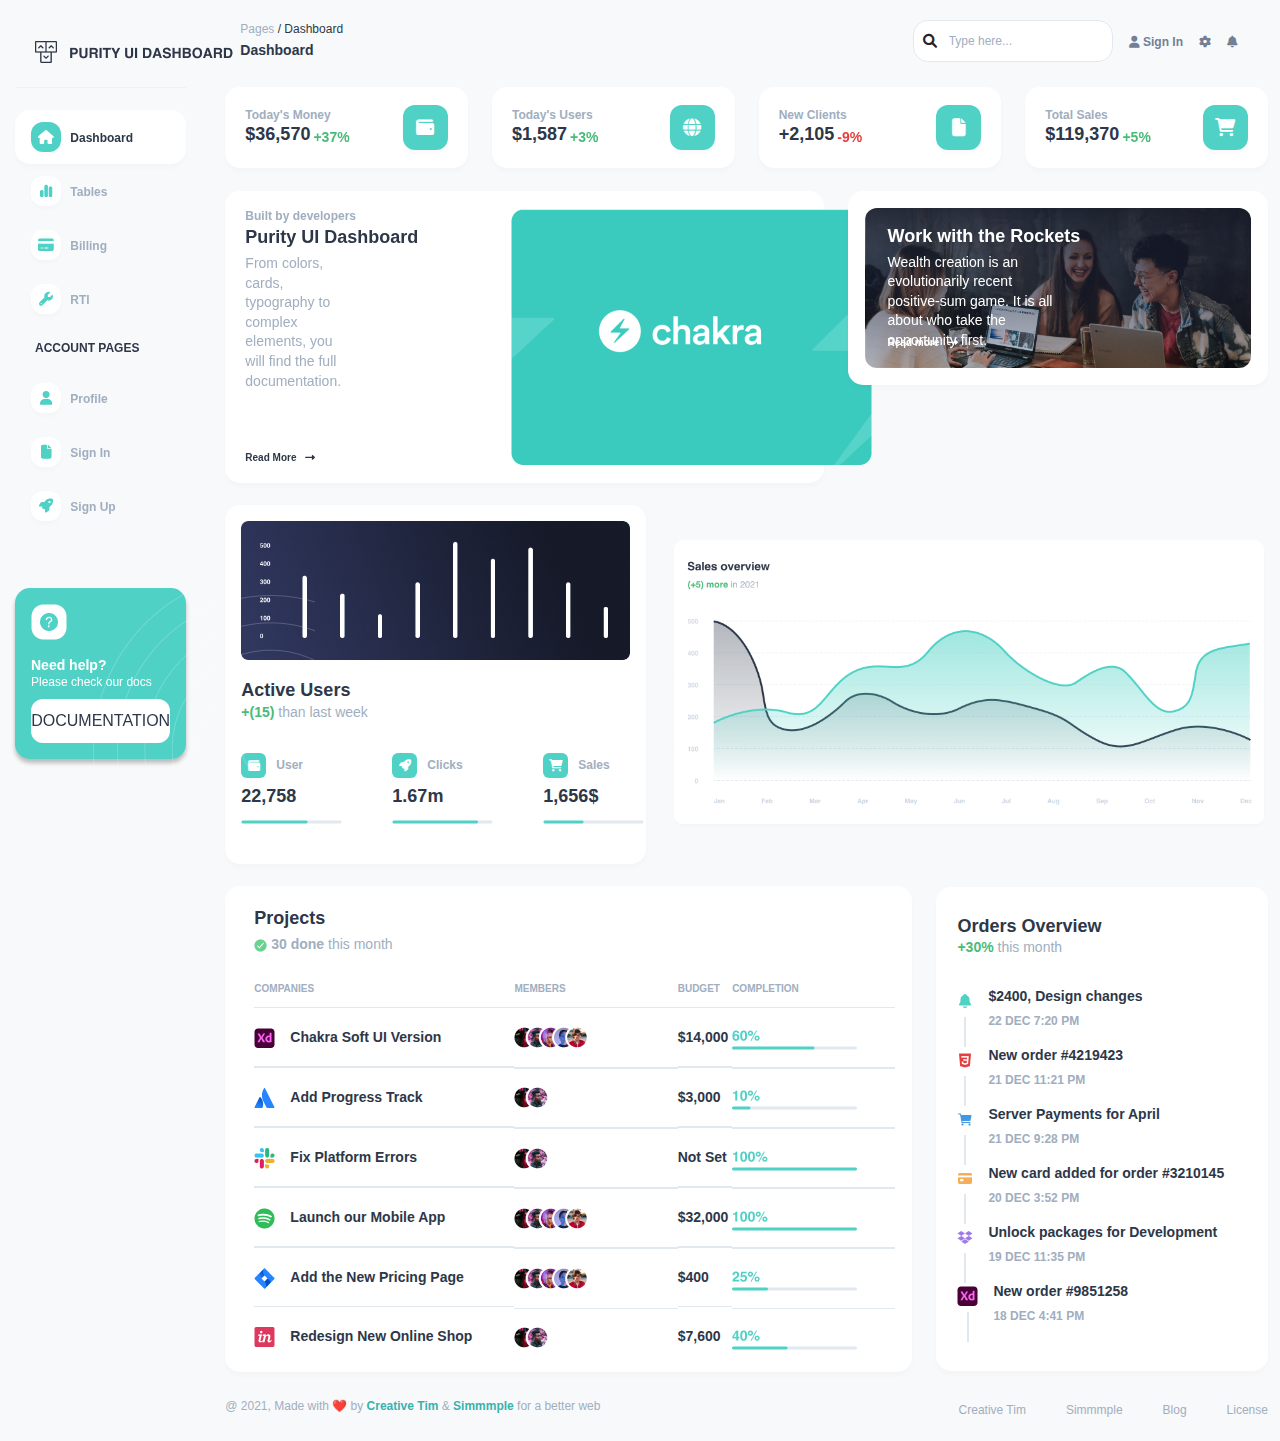
<file: index.html>
<!DOCTYPE html>
<html lang="en">

<head>
  <meta charset="UTF-8">
  <meta http-equiv="X-UA-Compatible" content="IE=edge">
  <meta name="viewport" content="width=device-width, initial-scale=1.0">
  <title>Purity । Home</title>
  <link rel="shortcut icon" href="images/favicon.png" type="image/x-icon">
  <link rel="stylesheet" href="css/all.min.css">
  <link rel="stylesheet" href="css/bootstrap.min.css">
  <link rel="stylesheet" href="css/style.css">
  <link rel="stylesheet" href="css/responsive.css">
</head>

<body style="background-color: #F8F9FA;">

  <!-- responsive menu start -->
  <div class="res_menu d-lg-none">
    <div class="container">
      <div class="row">
        <div class="col-lg-6 col-6 col-sm-6 col-md-6">
          <div class="res-menu">
            <img src="images/logo.png" alt="logo">
          </div>
        </div>
        <div class="col-lg-6 col-6 col-sm-6 col-md-6 text-end">
          <button class="btn btn-primary res_menu_btn" type="button" data-bs-toggle="offcanvas" data-bs-target="#offcanvasExample"
      aria-controls="offcanvasExample">
      <img src="images/favicon.png" alt="">
    </button>

    <div class="offcanvas offcanvas-start off_main" tabindex="-1" id="offcanvasExample" aria-labelledby="offcanvasExampleLabel">
      <div class="offcanvas-body p-0">
        <div class="col-lg-12">


          <!-- navbar part start -->
          <section id="main_navbar">
            <div class="logo d-flex justify-content-around">
              <a href="#"><img src="images/logo.png" alt="logo"></a>
              <button type="button" class="btn-close text-reset" data-bs-dismiss="offcanvas"
                aria-label="Close"></button>
            </div>

            <div class="menu">
              <ul>
                <li><a href="index.html" class="active"><i class="fa-solid fa-house"></i> Dashboard</a>
                </li>
                <li><a href="tables.html"><i class="fa-solid fa-chart-simple"></i> tables</a>
                </li>
                <li><a href="billing.html"><i class="fa-solid fa-credit-card"></i> billing</a>
                </li>
                <li><a href="index.html"><i class="fa-solid fa-wrench"></i> RTl</a>
                </li>
              </ul>
              <h2>account pages</h2>
              <ul>
                <li><a href="profile.html"><i class="fa-solid fa-user"></i> profile</a>
                </li>
                <li><a href="signin.html"><i class="fa-solid fa-file"></i> sign in</a>
                </li>
                <li><a href="signup.html"><i class="fa-solid fa-rocket"></i> Sign up</a>
                </li>
              </ul>
            </div>

            <div class="dashboard_help">
              
              <div class="das_help_img">
                <img src="images/dash_icon.png" alt="icon">
              </div>
              <h3>Need help?</h3>
              <p>Please check our docs</p>
              <a href="#">DOCUMENTATION</a>
              <img src="images/dash_help_shape.png" alt="shape" class="dash_shape">
            </div>
          </section>
          <!-- navbar part end -->
        </div>
      </div>
    </div>
        </div>
      </div>
    </div>
    

  </div>
  <!-- responsive menu end -->























  <!-- full body start -->
  <div class="container-fluid">
    <div class="row">
      <div class="col-lg-2 ps-0 d-none d-lg-block">
        <!-- navbar part start -->
        <section id="main_navbar">
          <div class="logo">
            <a href="#"><img src="images/logo.png" alt="logo"></a>
          </div>

          <div class="menu">
            <ul>
              <li><a href="index.html" class="active"><i class="fa-solid fa-house"></i> Dashboard</a>
              </li>
              <li><a href="tables.html"><i class="fa-solid fa-chart-simple"></i> tables</a>
              </li>
              <li><a href="billing.html"><i class="fa-solid fa-credit-card"></i> billing</a>
              </li>
              <li><a href="index.html"><i class="fa-solid fa-wrench"></i> RTl</a>
              </li>
            </ul>
            <h2>account pages</h2>
            <ul>
              <li><a href="profile.html"><i class="fa-solid fa-user"></i> profile</a>
              </li>
              <li><a href="signin.html"><i class="fa-solid fa-file"></i> sign in</a>
              </li>
              <li><a href="signup.html"><i class="fa-solid fa-rocket"></i> Sign up</a>
              </li>
            </ul>
          </div>

          <div class="dashboard_help">
            <img src="images/dash_icon.png" alt="icon">
            <h3>Need help?</h3>
            <p>Please check our docs</p>
            <a href="#">DOCUMENTATION</a>
            <img src="images/dash_help_shape.png" alt="shape" class="dash_shape">
          </div>
        </section>
        <!-- navbar part end -->
      </div>



      <div class="col-lg-10">

        <!-- header part start -->
        <section id="header">
          <div class="row">
            <div class="col-lg-6">
              <div class="header_left">
                <p>pages <a href="index.html">/ dashboard</a></p>
                <a href="index.html" class="page">Dashboard</a>
              </div>
            </div>
            <div class="col-lg-6">
              <div class="header_right">
                <div class="header_right_search">
                  <input type="search" name="" id="" placeholder="Type here...">
                  <i class="fa-solid fa-magnifying-glass"></i>
                </div>
                <div class="header_right_icon">
                  <ul>
                    <li>
                      <a href="signin.html"><i class="fa-solid fa-user"></i>
                        sign in
                      </a>
                    </li>
                    <li><a href="#"><i class="fa-solid fa-gear"></i></a></li>
                    <li><a href="#"><i class="fa-solid fa-bell"></i></a></li>
                  </ul>
                </div>
              </div>
            </div>
          </div>
        </section>
        <!-- header part end -->

        <!-- user list part start -->
        <section id="user_list">
          <div class="row">
            <div class="col-lg-3 col-sm-6 col-md-6">
              <div class="user_counter_main">
                <div class="user_counter_main_left">
                  <h2>today's money</h2>
                  <div class="user_counter_main_left_counter_main">
                    <div class="user_counter_main_left_counter">
                      <span>$</span><span class="counter">53,000</span>
                    </div>
                    <div class="user_counter_main_right_counter">
                      <span>+</span><span class="counter">55</span><span>%</span>
                    </div>
                  </div>
                </div>
                <div class="user_counter_main_right">
                  <i class="fa-solid fa-wallet"></i>
                </div>
              </div>
            </div>
            <div class="col-lg-3 col-sm-6 col-md-6">
              <div class="user_counter_main">
                <div class="user_counter_main_left">
                  <h2>today's users</h2>
                  <div class="user_counter_main_left_counter_main">
                    <div class="user_counter_main_left_counter">
                      <span>$</span><span class="counter">2,300</span>
                    </div>
                    <div class="user_counter_main_right_counter">
                      <span>+</span><span class="counter">5</span><span>%</span>
                    </div>
                  </div>
                </div>
                <div class="user_counter_main_right">
                  <i class="fa-solid fa-globe"></i>
                </div>
              </div>
            </div>
            <div class="col-lg-3 col-sm-6 col-md-6">
              <div class="user_counter_main">
                <div class="user_counter_main_left">
                  <h2>new clients</h2>
                  <div class="user_counter_main_left_counter_main">
                    <div class="user_counter_main_left_counter">
                      <span>+</span><span class="counter">3,052</span>
                    </div>
                    <div class="user_counter_main_right_counter loss">
                      <span>-</span><span class="counter ">14</span><span>%</span>
                    </div>
                  </div>
                </div>
                <div class="user_counter_main_right">
                  <i class="fa-solid fa-file"></i>
                </div>
              </div>
            </div>
            <div class="col-lg-3 col-sm-6 col-md-6">
              <div class="user_counter_main">
                <div class="user_counter_main_left">
                  <h2>total sales</h2>
                  <div class="user_counter_main_left_counter_main">
                    <div class="user_counter_main_left_counter">
                      <span>$</span><span class="counter">173,000</span>
                    </div>
                    <div class="user_counter_main_right_counter">
                      <span>+</span><span class="counter">8</span><span>%</span>
                    </div>
                  </div>
                </div>
                <div class="user_counter_main_right">
                  <i class="fa-solid fa-cart-shopping"></i>
                </div>
              </div>
            </div>
          </div>
        </section>
        <!-- user list part end -->

        <!-- dashboard part start -->
        <section id="dashboard">
          <div class="row">
            <div class="col-lg-7">
              <div class="dashboard_left">
                <div class="dashboard_left_text">
                  <h2>Built by developers</h2>
                  <h3>Purity UI Dashboard</h3>
                  <p>From colors, cards, typography to complex elements,
                    you will find the full documentation.</p>
                  <a href="#">read more <i class="fa-solid fa-right-long"></i></a>
                </div>
                <div class="dashboard_left_img">
                  <img src="images/dashboard1.png" alt="chakra image">
                </div>
              </div>
            </div>
            <div class="col-lg-5">
              <div class="dashboard_right">
                <img src="images/dashboard2.png" class="w-100" alt="people">
                <div class="dashboard_right_text">
                  <h2>Work with the Rockets</h2>
                  <p>Wealth creation is an evolutionarily recent positive-sum game.
                    It is all about who take the opportunity first.</p>
                  <a href="#">Read more <i class="fa-solid fa-right-long"></i></a>
                </div>

              </div>
            </div>
          </div>
        </section>
        <!-- dashboard part end -->


        <!-- active user and overview part start -->
        <section id="active_user">
          <div class="row align-items-center">
            <div class="col-lg-5">
              <div class="active_user_main">
                <img src="images/active_user.png" class="w-100" alt="user limit">

                <div class="active_user_head">
                  <h2>Active Users</h2>
                  <p><span>+(</span><span class="counter">23</span><span>)</span> than last week</p>
                </div>
                <div class="active_user_item_main">
                  <div class="active_user_item">
                    <div class="active_user_item_top">
                      <i class="fa-solid fa-wallet"></i>
                      <p>user</p>
                    </div>
                    <div class="active_user_item_counter">
                      <span class="counter">32,984</span>
                    </div>
                    <div class="active_user_item_bar">
                      <img src="images/Progress1.png" alt="progress bar">
                    </div>
                  </div>
                  <div class="active_user_item">
                    <div class="active_user_item_top">
                      <i class="fa-solid fa-rocket"></i>
                      <p>clicks</p>
                    </div>
                    <div class="active_user_item_counter">
                      <span class="counter">2.42</span><span>m</span>
                    </div>
                    <div class="active_user_item_bar">
                      <img src="images/Progress2.png" alt="progress bar">
                    </div>
                  </div>
                  <div class="active_user_item">
                    <div class="active_user_item_top">
                      <i class="fa-solid fa-cart-shopping"></i>
                      <p>sales</p>
                    </div>
                    <div class="active_user_item_counter">
                      <span class="counter">2,400</span><span>$</span>
                    </div>
                    <div class="active_user_item_bar">
                      <img src="images/Progress3.png" alt="progress bar">
                    </div>
                  </div>
                  <div class="active_user_item m-0">
                    <div class="active_user_item_top">
                      <i class="fa-solid fa-wrench"></i>
                      <p>items</p>
                    </div>
                    <div class="active_user_item_counter">
                      <span class="counter">320</span>
                    </div>
                    <div class="active_user_item_bar">
                      <img src="images/Progress4.png" alt="progress bar">
                    </div>
                  </div>
                </div>
              </div>
            </div>
            <div class="col-lg-7">
              <div class="sales_overview">
                <img src="images/sales.png" class="w-100" alt="">
              </div>
            </div>
          </div>
        </section>
        <!-- active user and overview part end -->


        <!-- project and order part start -->
        <section id="project">
          <div class="row align-items-center">
            <div class="col-lg-8">
              <div class="projects">
                <div class="projects_head">
                  <h2>projects</h2>
                  <p><img src="images/cocheck.png" alt="check sign"> 30 done <span>this month</span></p>
                </div>
                <div class="projects_item_main">
                  <div class="row">
                    <div class="col-lg-5 pe-0">
                      <div class="companies">
                        <h2>companies</h2>
                        <ul>
                          <li><img src="images/xd.png" alt="xd"><a href="#">Chakra Soft UI Version</a></li>
                          <li><img src="images/a-sign.png" alt=""><a href="#">Add Progress Track</a></li>
                          <li><img src="images/sign2.png" alt=""><a href="#">Fix Platform Errors</a></li>
                          <li><img src="images/spotify.png" alt=""><a href="#">Launch our Mobile App</a></li>
                          <li><img src="images/square.png" alt=""><a href="#">Add the New Pricing Page</a></li>
                          <li><img src="images/linkedin.png" alt=""><a href="#">Redesign New Online Shop</a></li>
                        </ul>
                      </div>
                    </div>
                    <div class="col-lg-3 px-0">
                      <div class="members">
                        <h2>members</h2>
                        <ul>
                          <li><img src="images/Members1.png" alt=""></li>
                          <li><img src="images/Members2.png" alt=""></li>
                          <li><img src="images/Members2.png" alt=""></li>
                          <li><img src="images/Members1.png" alt=""></li>
                          <li><img src="images/Members1.png" alt=""></li>
                          <li><img src="images/Members2.png" alt=""></li>
                        </ul>
                      </div>
                    </div>
                    <div class="col-lg-1 px-0">
                      <div class="budget">
                        <h2>budget</h2>

                        <ul>
                          <li><span>$</span><span class="counter">14,000</span></li>
                          <li><span>$</span><span class="counter">3,000</span></li>
                          <li><span>Not Set</span></li>
                          <li><span>$</span><span class="counter">32,000</span></li>
                          <li><span>$</span><span class="counter">400</span></li>
                          <li><span>$</span><span class="counter">7,600</span></li>
                        </ul>
                      </div>
                    </div>
                    <div class="col-lg-3 px-0">
                      <div class="completion">
                        <h2>completion</h2>

                        <ul>
                          <li><img src="images/60.png" alt="progress bar"></li>
                          <li><img src="images/10.png" alt="progress bar"></li>
                          <li><img src="images/100.png" alt="progress bar"></li>
                          <li><img src="images/100.png" alt="progress bar"></li>
                          <li><img src="images/25.png" alt="progress bar"></li>
                          <li><img src="images/40.png" alt="progress bar"></li>
                        </ul>
                      </div>
                    </div>
                  </div>
                </div>
              </div>
            </div>
            <div class="col-lg-4">
              <div class="order">
                <div class="order_head">
                  <h2>orders overview</h2>
                  <p><span>+30%</span> this month</p>
                </div>
                <div class="order_item_main">
                  <div class="order_item_left">
                    <img src="images/ring.png" alt="icon">
                  </div>
                  <div class="order_item_right">
                    <h2>$2400, Design changes</h2>
                    <p>22 DEC 7:20 PM</p>
                  </div>
                </div>
                <div class="order_item_main">
                  <div class="order_item_left">
                    <img src="images/html.png" alt="icon">
                  </div>
                  <div class="order_item_right">
                    <h2>New order #4219423</h2>
                    <p>21 DEC 11:21 PM</p>
                  </div>
                </div>
                <div class="order_item_main">
                  <div class="order_item_left">
                    <img src="images/cart.png" alt="icon">
                  </div>
                  <div class="order_item_right">
                    <h2>Server Payments for April</h2>
                    <p>21 DEC 9:28 PM</p>
                  </div>
                </div>
                <div class="order_item_main">
                  <div class="order_item_left">
                    <img src="images/membership.png" alt="icon">
                  </div>
                  <div class="order_item_right">
                    <h2>New card added for order #3210145</h2>
                    <p>20 DEC 3:52 PM</p>
                  </div>
                </div>
                <div class="order_item_main">
                  <div class="order_item_left">
                    <img src="images/box.png" alt="icon">
                  </div>
                  <div class="order_item_right">
                    <h2>Unlock packages for Development</h2>
                    <p>19 DEC 11:35 PM</p>
                  </div>
                </div>
                <div class="order_item_main">
                  <div class="order_item_left">
                    <img src="images/xd.png" alt="icon">
                  </div>
                  <div class="order_item_right">
                    <h2>New order #9851258</h2>
                    <p>18 DEC 4:41 PM</p>
                  </div>
                </div>
              </div>
            </div>
          </div>
        </section>
        <!-- project and order part end -->

        <!-- footer start -->
        <footer>
          <div class="row">
            <div class="col-lg-6">
              <div class="footer_left">
                <p>@ 2021, Made with ❤️ by <a href="#">Creative Tim</a> & <a href="#">Simmmple</a> for a better web</p>
              </div>
            </div>
            <div class="col-lg-6">
              <div class="footer_menu">
                <ul>
                  <li><a href="#">Creative Tim</a></li>
                  <li><a href="#">Simmmple</a></li>
                  <li><a href="#">blog</a></li>
                  <li><a href="#">License</a></li>
                </ul>
              </div>
            </div>
          </div>
        </footer>
        <!-- footer end -->

      </div>
    </div>
  </div>
  <!-- full body end -->

  




  <!-- javascript-links here -->
  <script src="js/jquery-1.12.4.min.js"></script>
  <script src="js/jquery.counterup.min.js"></script>
  <script src="js/waypoints.min.js"></script>
  <script src="js/bootstrap.bundle.min.js"></script>
  <script src="js/custom.js"></script>
</body>

</html>
</file>
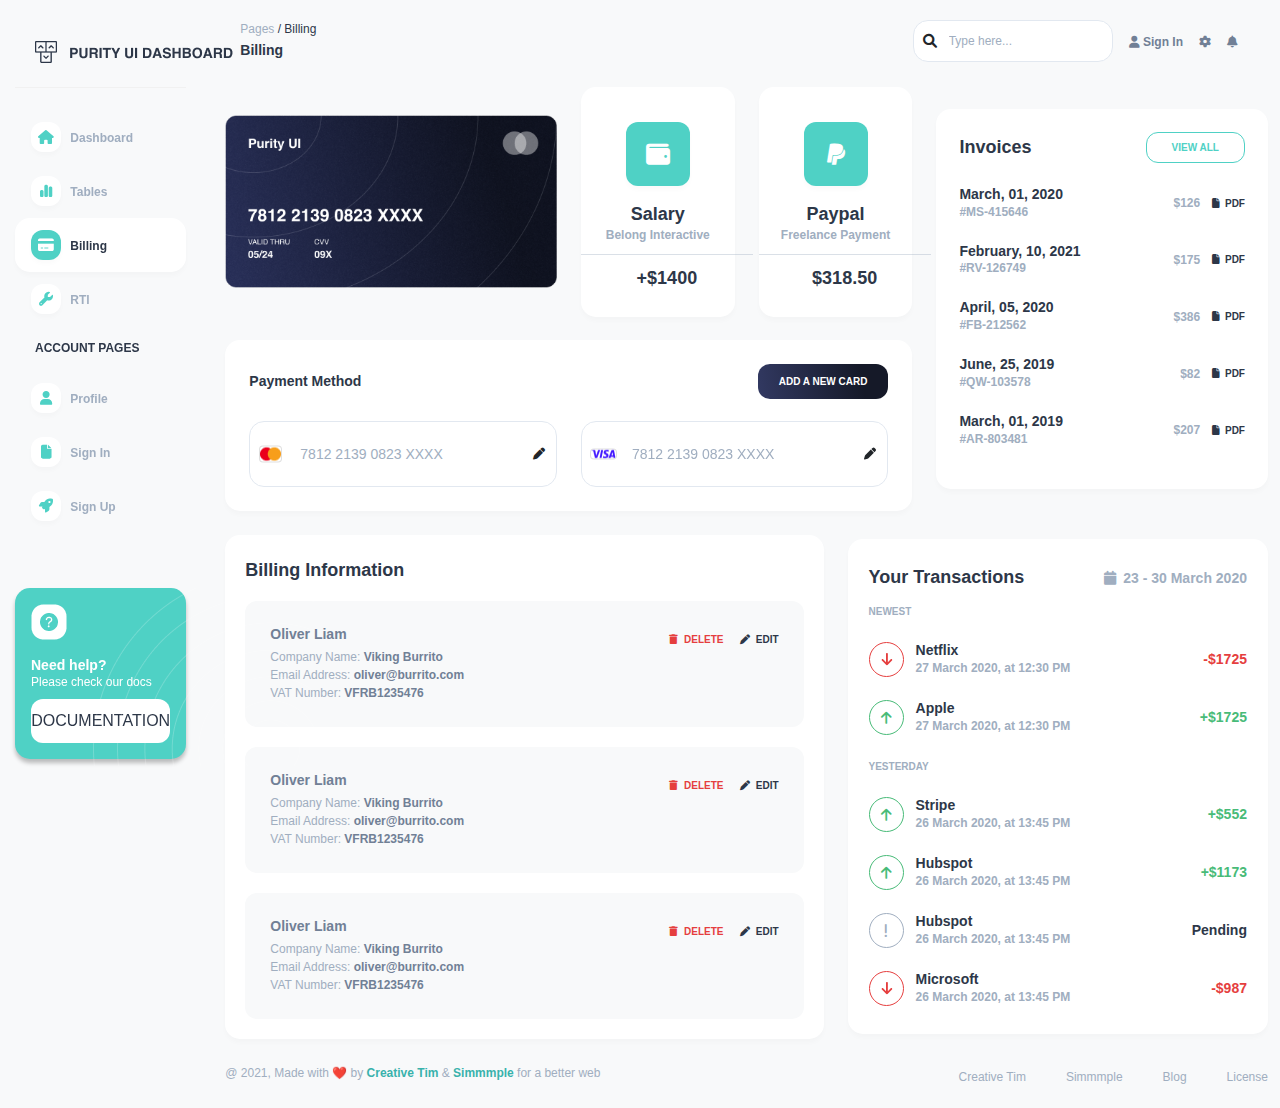
<file: billing.html>
<!DOCTYPE html>
<html lang="en">

<head>
  <meta charset="UTF-8">
  <meta http-equiv="X-UA-Compatible" content="IE=edge">
  <meta name="viewport" content="width=device-width, initial-scale=1.0">
  <title>Purity । Billing</title>
  <link rel="shortcut icon" href="images/favicon.png" type="image/x-icon">
  <link rel="stylesheet" href="css/all.min.css">
  <link rel="stylesheet" href="css/bootstrap.min.css">
  <link rel="stylesheet" href="css/style.css">
  <link rel="stylesheet" href="css/responsive.css">
</head>

<body style="background-color: #F8F9FA;">

  <!-- responsive menu start -->
  <div class="res_menu d-lg-none">
    <div class="container">
      <div class="row">
        <div class="col-lg-6 col-6 col-sm-6 col-md-6">
          <div class="res-menu">
            <img src="images/logo.png" alt="logo">
          </div>
        </div>
        <div class="col-lg-6 col-6 col-sm-6 col-md-6 text-end">
          <button class="btn btn-primary res_menu_btn" type="button" data-bs-toggle="offcanvas" data-bs-target="#offcanvasExample"
      aria-controls="offcanvasExample">
      <img src="images/favicon.png" alt="">
    </button>

    <div class="offcanvas offcanvas-start off_main" tabindex="-1" id="offcanvasExample" aria-labelledby="offcanvasExampleLabel">
      <div class="offcanvas-body p-0">
        <div class="col-lg-12">


          <!-- navbar part start -->
          <section id="main_navbar">
            <div class="logo d-flex justify-content-around">
              <a href="#"><img src="images/logo.png" alt="logo"></a>
              <button type="button" class="btn-close text-reset" data-bs-dismiss="offcanvas"
                aria-label="Close"></button>
            </div>

            <div class="menu">
              <ul>
                <li><a href="index.html"><i class="fa-solid fa-house"></i> Dashboard</a>
                </li>
                <li><a href="tables.html"><i class="fa-solid fa-chart-simple"></i> tables</a>
                </li>
                <li><a href="billing.html" class="active"><i class="fa-solid fa-credit-card"></i> billing</a>
                </li>
                <li><a href="index.html"><i class="fa-solid fa-wrench"></i> RTl</a>
                </li>
              </ul>
              <h2>account pages</h2>
              <ul>
                <li><a href="profile.html"><i class="fa-solid fa-user"></i> profile</a>
                </li>
                <li><a href="signin.html"><i class="fa-solid fa-file"></i> sign in</a>
                </li>
                <li><a href="signup.html"><i class="fa-solid fa-rocket"></i> Sign up</a>
                </li>
              </ul>
            </div>

            <div class="dashboard_help">
              
              <div class="das_help_img">
                <img src="images/dash_icon.png" alt="icon">
              </div>
              <h3>Need help?</h3>
              <p>Please check our docs</p>
              <a href="#">DOCUMENTATION</a>
              <img src="images/dash_help_shape.png" alt="shape" class="dash_shape">
            </div>
          </section>
          <!-- navbar part end -->
        </div>
      </div>
    </div>
        </div>
      </div>
    </div>
    

  </div>
  <!-- responsive menu end -->

  <!-- full body start -->
  <div class="container-fluid">
    <div class="row">
      <div class="col-lg-2 ps-0 d-none d-lg-block">
        <!-- navbar part start -->
        <section id="main_navbar">
          <div class="logo">
            <a href="#"><img src="images/logo.png" alt="logo"></a>
          </div>

          <div class="menu">
            <ul>
              <li><a href="index.html"><i class="fa-solid fa-house"></i> Dashboard</a>
              </li>
              <li><a href="tables.html"><i class="fa-solid fa-chart-simple"></i> tables</a>
              </li>
              <li><a href="billing.html" class="active"><i class="fa-solid fa-credit-card"></i> billing</a>
              </li>
              <li><a href="index.html"><i class="fa-solid fa-wrench"></i> RTl</a>
              </li>
            </ul>
            <h2>account pages</h2>
            <ul>
              <li><a href="profile.html"><i class="fa-solid fa-user"></i> profile</a>
              </li>
              <li><a href="signin.html"><i class="fa-solid fa-file"></i> sign in</a>
              </li>
              <li><a href="signup.html"><i class="fa-solid fa-rocket"></i> Sign up</a>
              </li>
            </ul>
          </div>

          <div class="dashboard_help">
            <img src="images/dash_icon.png" alt="icon">
            <h3>Need help?</h3>
            <p>Please check our docs</p>
            <a href="#">DOCUMENTATION</a>
            <img src="images/dash_help_shape.png" alt="shape" class="dash_shape">
          </div>
        </section>
        <!-- navbar part end -->
      </div>
      <div class="col-lg-10">

        <!-- header part start -->
        <section id="header">
          <div class="row">
            <div class="col-lg-6">
              <div class="header_left">
                <p>pages <a href="index.html">/ billing</a></p>
                <a href="tables.html" class="page">billing</a>
              </div>
            </div>
            <div class="col-lg-6">
              <div class="header_right">
                <div class="header_right_search">
                  <input type="search" name="" id="" placeholder="Type here...">
                  <i class="fa-solid fa-magnifying-glass"></i>
                </div>
                <div class="header_right_icon">
                  <ul>
                    <li>
                      <a href="signin.html"><i class="fa-solid fa-user"></i>
                        sign in
                      </a>
                    </li>
                    <li><a href="#"><i class="fa-solid fa-gear"></i></a></li>
                    <li><a href="#"><i class="fa-solid fa-bell"></i></a></li>
                  </ul>
                </div>
              </div>
            </div>
          </div>
        </section>
        <!-- header part end -->

        <!-- payment & invoice part part start -->
        <section id="payment">
          <div class="row align-items-center">
            <div class="col-lg-8">
              <div class="payment_detail">
                <div class="row align-items-center">
                  <div class="col-lg-6">
                    <img src="images/Credit Card.png" class="w-100" alt="credit card">
                  </div>
                  <div class="col-lg-3">
                    <div class="payment_detail_item">
                      <i class="fa-solid fa-wallet"></i>
                      <h2>Salary</h2>
                      <p>Belong Interactive</p>
                      <div class="payment_detail_item_counter">
                        <span>+$</span><span class="counter">2000</span>
                      </div>
                    </div>
                  </div>
                  <div class="col-lg-3">
                    <div class="payment_detail_item">
                      <i class="fa-brands fa-paypal"></i>
                      <h2>paypal</h2>
                      <p>Freelance Payment</p>
                      <div class="payment_detail_item_counter">
                        <span>$</span><span class="counter">455.00</span>
                      </div>
                    </div>
                  </div>
                </div>
              </div>

              <div class="payment_method">
                <div class="payment_method_head">
                  <h2>payment method</h2>
                  <a href="#">add a new card</a>
                </div>

                <div class="payment_method_input_main">
                  <div class="row">
                    <div class="col-lg-6">
                      <div class="payment_method_input">
                        <img src="images/master.png" class="card" alt="mastercard logo">
                        <input type="number" placeholder="7812 2139 0823 XXXX">
                        <i class="fa-solid fa-pen"></i>
                      </div>
                    </div>
                    <div class="col-lg-6">
                      <div class="payment_method_input">
                        <img src="images/visa.png" class="card" alt="visa card logo">
                        <input type="number" placeholder="7812 2139 0823 XXXX">
                        <i class="fa-solid fa-pen"></i>
                      </div>
                    </div>
                  </div>
                </div>
              </div>
            </div>
            <div class="col-lg-4">
              <div class="invoice">
                <div class="invoice_head">
                  <h2>invoices</h2>
                  <a href="#">view all</a>
                </div>

                <div class="invoice_details">
                  <div class="invoice_details_left">
                    <h2>March, 01, 2020</h2>
                    <p>#MS-415646</p>
                  </div>
                  <div class="invoice_details_right">
                    <span>$</span><span class="counter">180</span>
                    <a href="images/logo.png" download="logo.png"><i class="fa-solid fa-file"></i> pdf</a>
                  </div>
                </div>
                <div class="invoice_details">
                  <div class="invoice_details_left">
                    <h2>February, 10, 2021</h2>
                    <p>#RV-126749</p>
                  </div>
                  <div class="invoice_details_right">
                    <span>$</span><span class="counter">250</span>
                    <a href="images/logo.png" download="logo.png"><i class="fa-solid fa-file"></i> pdf</a>
                  </div>
                </div>
                <div class="invoice_details">
                  <div class="invoice_details_left">
                    <h2>April, 05, 2020</h2>
                    <p>#FB-212562</p>
                  </div>
                  <div class="invoice_details_right">
                    <span>$</span><span class="counter">560</span>
                    <a href="images/logo.png" download="logo.png"><i class="fa-solid fa-file"></i> pdf</a>
                  </div>
                </div>
                <div class="invoice_details">
                  <div class="invoice_details_left">
                    <h2>June, 25, 2019</h2>
                    <p>#QW-103578</p>
                  </div>
                  <div class="invoice_details_right">
                    <span>$</span><span class="counter">120</span>
                    <a href="images/logo.png" download="logo.png"><i class="fa-solid fa-file"></i> pdf</a>
                  </div>
                </div>
                <div class="invoice_details">
                  <div class="invoice_details_left">
                    <h2>March, 01, 2019</h2>
                    <p>#AR-803481</p>
                  </div>
                  <div class="invoice_details_right">
                    <span>$</span><span class="counter">300</span>
                    <a href="images/logo.png" download="logo.png"><i class="fa-solid fa-file"></i> pdf</a>
                  </div>
                </div>
              </div>
            </div>
          </div>
        </section>
        <!-- payment & invoice part part end -->


        <!-- billing info and transaction part start -->
        <section id="billing">
          <div class="row align-items-center">
            <div class="col-lg-7">
              <div class="billing_info">
                <div class="billing_info_head">
                  <h2>Billing Information</h2>
                </div>

                <div class="billing_info_item">
                  <div class="billing_info_item_left">
                    <h2>Oliver Liam</h2>
                    <p>Company Name: <span>Viking Burrito</span></p>
                    <p>Email Address: <span>oliver@burrito.com</span></p>
                    <p>VAT Number: <span>VFRB1235476</span></p>
                  </div>
                  <div class="billing_info_item_right">
                    <a href="#" class="delete"><i class="fa-solid fa-trash"></i> delete</a>
                    <a href="#" class="edit"><i class="fa-solid fa-pen"></i> edit</a>
                  </div>
                </div>
                <div class="billing_info_item">
                  <div class="billing_info_item_left">
                    <h2>Oliver Liam</h2>
                    <p>Company Name: <span>Viking Burrito</span></p>
                    <p>Email Address: <span>oliver@burrito.com</span></p>
                    <p>VAT Number: <span>VFRB1235476</span></p>
                  </div>
                  <div class="billing_info_item_right">
                    <a href="#" class="delete"><i class="fa-solid fa-trash"></i> delete</a>
                    <a href="#" class="edit"><i class="fa-solid fa-pen"></i> edit</a>
                  </div>
                </div>
                <div class="billing_info_item">
                  <div class="billing_info_item_left">
                    <h2>Oliver Liam</h2>
                    <p>Company Name: <span>Viking Burrito</span></p>
                    <p>Email Address: <span>oliver@burrito.com</span></p>
                    <p>VAT Number: <span>VFRB1235476</span></p>
                  </div>
                  <div class="billing_info_item_right">
                    <a href="#" class="delete"><i class="fa-solid fa-trash"></i> delete</a>
                    <a href="#" class="edit"><i class="fa-solid fa-pen"></i> edit</a>
                  </div>
                </div>
              </div>
            </div>
            <div class="col-lg-5">
              <div class="transaction">
                <div class="transaction_head">
                  <h2>Your Transactions</h2>
                  <p><i class="fa-solid fa-calendar"></i> 23 - 30 March 2020</p>
                </div>

                <h2 class="transaction_item_head">NEWEST</h2>

                <div class="transaction_item">
                  <div class="transaction_item_left">
                    <div class="transaction_item_left_icon down">
                      <i class="fa-solid fa-arrow-up"></i>
                    </div>
                    <div class="transaction_item_left_details">
                      <h2>Netflix</h2>
                      <p>27 March 2020, at 12:30 PM</p>
                    </div>
                  </div>
                  <div class="transaction_item_right loss">
                    <span>-$</span><span class="counter">2500</span>
                  </div>
                </div>
                <div class="transaction_item">
                  <div class="transaction_item_left">
                    <div class="transaction_item_left_icon">
                      <i class="fa-solid fa-arrow-up"></i>
                    </div>
                    <div class="transaction_item_left_details">
                      <h2>apple</h2>
                      <p>27 March 2020, at 12:30 PM</p>
                    </div>
                  </div>
                  <div class="transaction_item_right profit">
                    <span>+$</span><span class="counter">2500</span>
                  </div>
                </div>

                <h2 class="transaction_item_head mt-4">YESTERDAY</h2>

                <div class="transaction_item">
                  <div class="transaction_item_left">
                    <div class="transaction_item_left_icon">
                      <i class="fa-solid fa-arrow-up"></i>
                    </div>
                    <div class="transaction_item_left_details">
                      <h2>Stripe</h2>
                      <p>26 March 2020, at 13:45 PM</p>
                    </div>
                  </div>
                  <div class="transaction_item_right profit">
                    <span>+$</span><span class="counter">800</span>
                  </div>
                </div>
                <div class="transaction_item">
                  <div class="transaction_item_left">
                    <div class="transaction_item_left_icon">
                      <i class="fa-solid fa-arrow-up"></i>
                    </div>
                    <div class="transaction_item_left_details">
                      <h2>hubspot</h2>
                      <p>26 March 2020, at 13:45 PM</p>
                    </div>
                  </div>
                  <div class="transaction_item_right profit">
                    <span>+$</span><span class="counter">1700</span>
                  </div>
                </div>
                <div class="transaction_item">
                  <div class="transaction_item_left">
                    <div class="transaction_item_left_icon error">
                      <i class="fa-solid fa-exclamation"></i>
                    </div>
                    <div class="transaction_item_left_details">
                      <h2>hubspot</h2>
                      <p>26 March 2020, at 13:45 PM</p>
                    </div>
                  </div>
                  <div class="transaction_item_right">
                    <span>pending</span>
                  </div>
                </div>
                <div class="transaction_item">
                  <div class="transaction_item_left">
                    <div class="transaction_item_left_icon down">
                      <i class="fa-solid fa-arrow-up"></i>
                    </div>
                    <div class="transaction_item_left_details">
                      <h2>Microsoft</h2>
                      <p>26 March 2020, at 13:45 PM</p>
                    </div>
                  </div>
                  <div class="transaction_item_right loss">
                    <span>-$</span><span class="counter">987</span>
                  </div>
                </div>
              </div>
            </div>
          </div>
        </section>
        <!-- billing info and transaction part end -->

         <!-- footer start -->
         <footer>
          <div class="row">
            <div class="col-lg-6">
              <div class="footer_left">
                <p>@ 2021, Made with ❤️ by <a href="#">Creative Tim</a> & <a href="#">Simmmple</a> for a better web</p>
              </div>
            </div>
            <div class="col-lg-6">
              <div class="footer_menu">
                <ul>
                  <li><a href="#">Creative Tim</a></li>
                  <li><a href="#">Simmmple</a></li>
                  <li><a href="#">blog</a></li>
                  <li><a href="#">License</a></li>
                </ul>
              </div>
            </div>
          </div>
        </footer>
        <!-- footer end -->


























      </div>
    </div>
  </div>
  <!-- full body end -->




  <!-- javascript-links here -->
  <script src="js/jquery-1.12.4.min.js"></script>
  <script src="js/jquery.counterup.min.js"></script>
  <script src="js/waypoints.min.js"></script>
  <script src="js/bootstrap.bundle.min.js"></script>
  <script src="js/custom.js"></script>
</body>

</html>
</file>
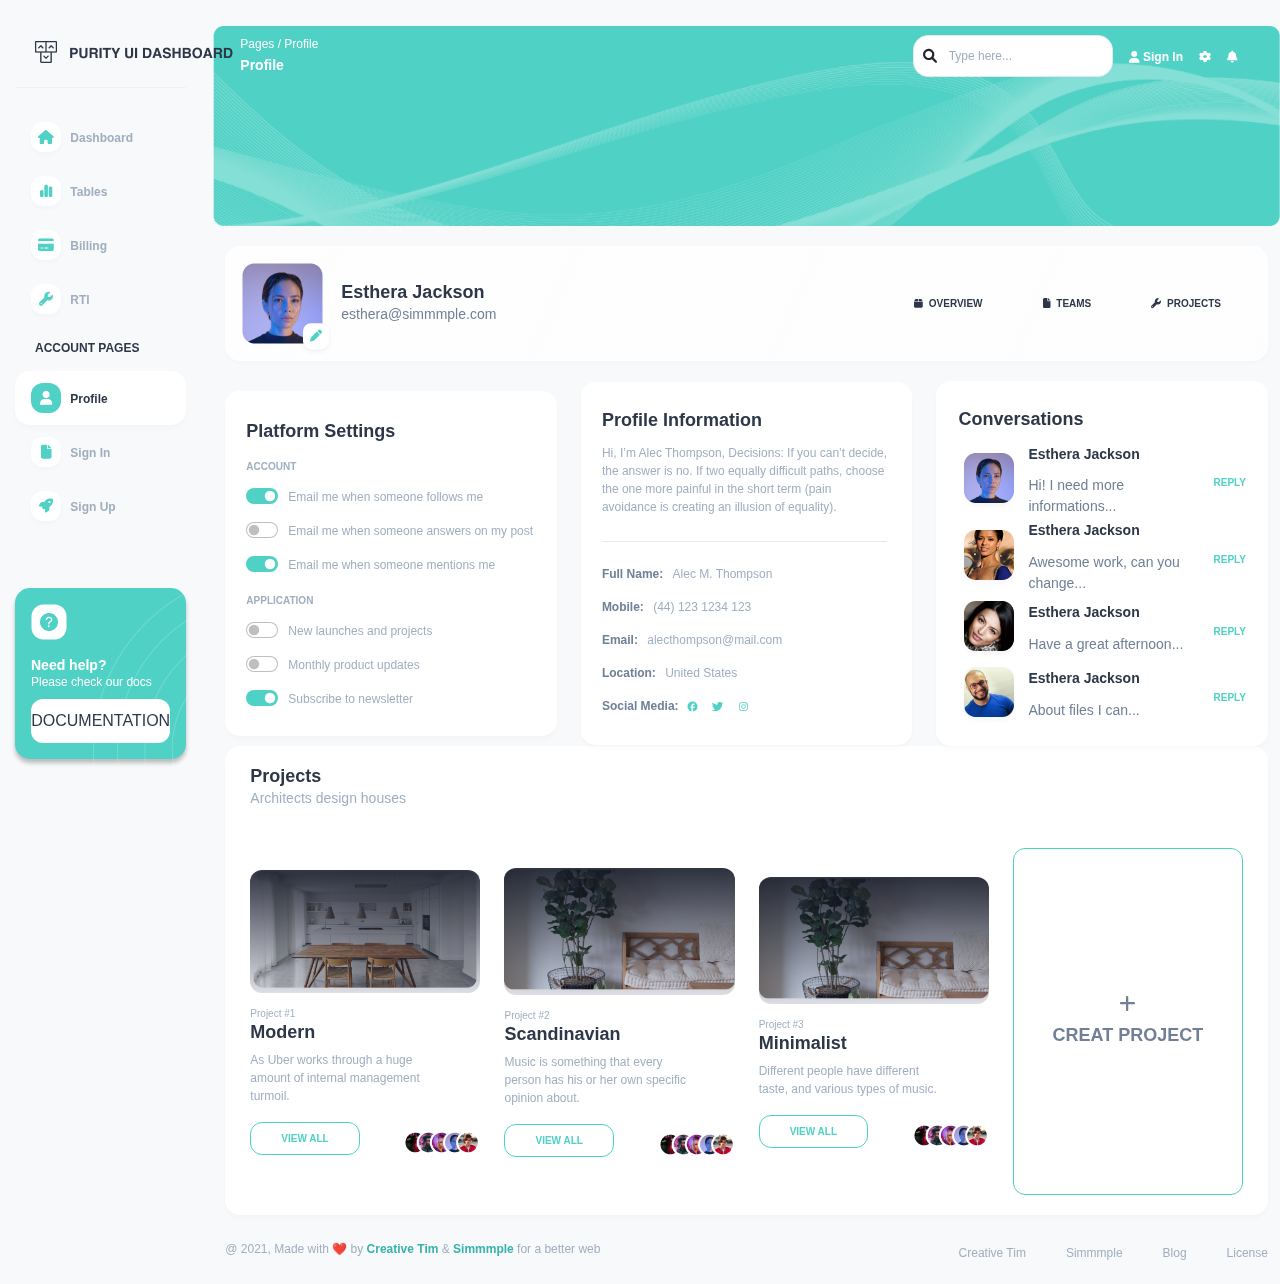
<file: profile.html>
<!DOCTYPE html>
<html lang="en">

<head>
  <meta charset="UTF-8">
  <meta http-equiv="X-UA-Compatible" content="IE=edge">
  <meta name="viewport" content="width=device-width, initial-scale=1.0">
  <title>Purity । Profile</title>
  <link rel="shortcut icon" href="images/favicon.png" type="image/x-icon">
  <link rel="stylesheet" href="css/all.min.css">
  <link rel="stylesheet" href="css/bootstrap.min.css">
  <link rel="stylesheet" href="css/style.css">
  <link rel="stylesheet" href="css/responsive.css">
</head>

<body style="background-color: #F8F9FA;">

  <!-- responsive menu start -->
  <div class="res_menu d-lg-none">
    <div class="container">
      <div class="row">
        <div class="col-lg-6 col-6 col-sm-6 col-md-6">
          <div class="res-menu">
            <img src="images/logo.png" alt="logo">
          </div>
        </div>
        <div class="col-lg-6 col-6 col-sm-6 col-md-6 text-end">
          <button class="btn btn-primary res_menu_btn" type="button" data-bs-toggle="offcanvas" data-bs-target="#offcanvasExample"
      aria-controls="offcanvasExample">
      <img src="images/favicon.png" alt="">
    </button>

    <div class="offcanvas offcanvas-start off_main" tabindex="-1" id="offcanvasExample" aria-labelledby="offcanvasExampleLabel">
      <div class="offcanvas-body p-0">
        <div class="col-lg-12">


          <!-- navbar part start -->
          <section id="main_navbar">
            <div class="logo d-flex justify-content-around">
              <a href="#"><img src="images/logo.png" alt="logo"></a>
              <button type="button" class="btn-close text-reset" data-bs-dismiss="offcanvas"
                aria-label="Close"></button>
            </div>

            <div class="menu">
              <ul>
                <li><a href="index.html" ><i class="fa-solid fa-house"></i> Dashboard</a>
                </li>
                <li><a href="tables.html"><i class="fa-solid fa-chart-simple"></i> tables</a>
                </li>
                <li><a href="billing.html"><i class="fa-solid fa-credit-card"></i> billing</a>
                </li>
                <li><a href="index.html"><i class="fa-solid fa-wrench"></i> RTl</a>
                </li>
              </ul>
              <h2>account pages</h2>
              <ul>
                <li><a href="profile.html" class="active"><i class="fa-solid fa-user"></i> profile</a>
                </li>
                <li><a href="signin.html"><i class="fa-solid fa-file"></i> sign in</a>
                </li>
                <li><a href="signup.html"><i class="fa-solid fa-rocket"></i> Sign up</a>
                </li>
              </ul>
            </div>

            <div class="dashboard_help">
              
              <div class="das_help_img">
                <img src="images/dash_icon.png" alt="icon">
              </div>
              <h3>Need help?</h3>
              <p>Please check our docs</p>
              <a href="#">DOCUMENTATION</a>
              <img src="images/dash_help_shape.png" alt="shape" class="dash_shape">
            </div>
          </section>
          <!-- navbar part end -->
        </div>
      </div>
    </div>
        </div>
      </div>
    </div>
    

  </div>
  <!-- responsive menu end -->
 
 
 
 
 
 
 
 
 
 
 
 
  <!-- full body start -->
  <div class="container-fluid">
    <div class="row">
      <div class="col-lg-2 ps-0 d-none d-lg-block">
        <!-- navbar part start -->
        <section id="main_navbar">
          <div class="logo">
            <a href="#"><img src="images/logo.png" alt="logo"></a>
          </div>

          <div class="menu">
            <ul>
              <li><a href="index.html"><i class="fa-solid fa-house"></i> Dashboard</a>
              </li>
              <li><a href="tables.html"><i class="fa-solid fa-chart-simple"></i> tables</a>
              </li>
              <li><a href="billing.html"><i class="fa-solid fa-credit-card"></i> billing</a>
              </li>
              <li><a href="index.html"><i class="fa-solid fa-wrench"></i> RTl</a>
              </li>
            </ul>
            <h2>account pages</h2>
            <ul>
              <li><a href="profile.html" class="active"><i class="fa-solid fa-user"></i> profile</a>
              </li>
              <li><a href="signin.html"><i class="fa-solid fa-file"></i> sign in</a>
              </li>
              <li><a href="signup.html"><i class="fa-solid fa-rocket"></i> Sign up</a>
              </li>
            </ul>
          </div>

          <div class="dashboard_help">
            <img src="images/dash_icon.png" alt="icon">
            <h3>Need help?</h3>
            <p>Please check our docs</p>
            <a href="#">DOCUMENTATION</a>
            <img src="images/dash_help_shape.png" alt="shape" class="dash_shape">
          </div>
        </section>
        <!-- navbar part end -->
      </div>
      <div class="col-lg-10 profile_banner">
        <img src="images/profile_banner.png" class="img-fluid p_banner" alt="banner">



        <!-- header part start -->
        <section id="header" class="profile_header">
          <div class="row">
            <div class="col-lg-6">
              <div class="header_left">
                <p>pages <a href="index.html">/ profile</a></p>
                <a href="profile.html" class="page">profile</a>
              </div>
            </div>
            <div class="col-lg-6">
              <div class="header_right">
                <div class="header_right_search">
                  <input type="search" name="" id="" placeholder="Type here...">
                  <i class="fa-solid fa-magnifying-glass"></i>
                </div>
                <div class="header_right_icon">
                  <ul>
                    <li>
                      <a href="signin.html"><i class="fa-solid fa-user"></i>
                        sign in
                      </a>
                    </li>
                    <li><a href="#"><i class="fa-solid fa-gear"></i></a></li>
                    <li><a href="#"><i class="fa-solid fa-bell"></i></a></li>
                  </ul>
                </div>
              </div>
            </div>
          </div>
        </section>
        <!-- header part end -->


        <!-- profile details part start -->
        <section id="profile_dash">
          <div class="row align-items-center">
            <div class="col-lg-6">
              <div class="profile_dash_details">
                <div class="profile_dash_details_img">
                  <img src="images/author-big.png" class="img-fluid" alt="profile">
                  <i class="fa-solid fa-pen"></i>
                </div>
                <div class="profile_dash_details_name">
                  <h2>Esthera Jackson</h2>
                  <p>esthera@simmmple.com</p>
                </div>
              </div>
            </div>
            <div class="col-lg-6">
              <div class="profile_dash_btn">
                <a href="#"><i class="fa-solid fa-box"></i> overview</a>
                <a href="#"><i class="fa-solid fa-file"></i> teams</a>
                <a href="#"><i class="fa-solid fa-wrench"></i> projects</a>
              </div>
            </div>
          </div>
        </section>
        <!-- profile details part end -->

        <!-- profile details part start -->
        <section id="profile_details">
          <div class="row align-items-center">
            <div class="col-lg-4">
              <div class="platform_settings">
                <h2>Platform Settings</h2>

                <h3 class="platform_settings_head">account</h3>

                <div class="platform_settings_input">
                  <div class="form-check form-switch">
                    <input class="form-check-input" type="checkbox" id="flexSwitchCheckChecked" checked>
                    <label class="form-check-label" for="flexSwitchCheckChecked">Email me when someone follows
                      me</label>
                  </div>
                </div>
                <div class="platform_settings_input">
                  <div class="form-check form-switch">
                    <input class="form-check-input" type="checkbox" role="switch" id="flexSwitchCheckDefault">
                    <label class="form-check-label" for="flexSwitchCheckDefault">Email me when someone answers on my
                      post</label>
                  </div>
                </div>
                <div class="platform_settings_input">
                  <div class="form-check form-switch">
                    <input class="form-check-input" type="checkbox" id="flexSwitchCheckChecked2" checked>
                    <label class="form-check-label" for="flexSwitchCheckChecked2">Email me when someone mentions
                      me</label>
                  </div>
                </div>

                <h3 class="platform_settings_head">application</h3>

                <div class="platform_settings_input">
                  <div class="form-check form-switch">
                    <input class="form-check-input" type="checkbox" role="switch" id="flexSwitchCheckDefault 2">
                    <label class="form-check-label" for="flexSwitchCheckDefault 2">New launches and projects</label>
                  </div>
                </div>
                <div class="platform_settings_input">
                  <div class="form-check form-switch">
                    <input class="form-check-input" type="checkbox" role="switch" id="flexSwitchCheckDefault3">
                    <label class="form-check-label" for="flexSwitchCheckDefault3">Monthly product updates</label>
                  </div>
                </div>
                <div class="platform_settings_input">
                  <div class="form-check form-switch">
                    <input class="form-check-input" type="checkbox" id="flexSwitchCheckChecked4" checked>
                    <label class="form-check-label" for="flexSwitchCheckChecked4">Subscribe to newsletter</label>
                  </div>
                </div>
              </div>
            </div>
            <div class="col-lg-4">
              <div class="profile_information">
                <h2>Profile Information</h2>
                <p>Hi, I’m Alec Thompson, Decisions: If you can’t decide, the answer is no. If two equally difficult
                  paths, choose the one more painful in the short term (pain avoidance is creating an illusion of
                  equality).</p>

                <ul>
                  <li>
                    <p>Full Name: <span>Alec M. Thompson</span></p>
                  </li>
                  <li>
                    <p>Mobile: <span>(44) 123 1234 123</span></p>
                  </li>
                  <li>
                    <p>Email: <span>alecthompson@mail.com</span></p>
                  </li>
                  <li>
                    <p>Location: <span> United States</span></p>
                  </li>
                  <li>
                    <p>Social Media: <a href="#"><img src="images/fb.png" alt="facebook"></a>
                      <a href="#"><img src="images/tw.png" alt="twitter"></a>
                      <a href="#"><img src="images/ig.png" alt="instagram"></a>
                    </p>
                  </li>
                </ul>
              </div>
            </div>
            <div class="col-lg-4">
              <div class="conversation">
                <h2>Conversations</h2>

                <div class="conversation_item">
                  <div class="conversation_item_details">
                    <div class="conversation_item_details_profile">
                      <img src="images/con_1.png" alt="profile">
                    </div>
                    <div class="conversation_item_details_name">
                      <h2>Esthera Jackson</h2>
                      <p>Hi! I need more informations...</p>
                    </div>
                  </div>
                  <div class="conversation_item_btn">
                    <a href="#">reply</a>
                  </div>
                </div>
                <div class="conversation_item">
                  <div class="conversation_item_details">
                    <div class="conversation_item_details_profile">
                      <img src="images/con_2.png" alt="profile">
                    </div>
                    <div class="conversation_item_details_name">
                      <h2>Esthera Jackson</h2>
                      <p>Awesome work, can you change...</p>
                    </div>
                  </div>
                  <div class="conversation_item_btn">
                    <a href="#">reply</a>
                  </div>
                </div>
                <div class="conversation_item">
                  <div class="conversation_item_details">
                    <div class="conversation_item_details_profile">
                      <img src="images/con-3.png" alt="profile">
                    </div>
                    <div class="conversation_item_details_name">
                      <h2>Esthera Jackson</h2>
                      <p>Have a great afternoon...</p>
                    </div>
                  </div>
                  <div class="conversation_item_btn">
                    <a href="#">reply</a>
                  </div>
                </div>
                <div class="conversation_item">
                  <div class="conversation_item_details">
                    <div class="conversation_item_details_profile">
                      <img src="images/con-4.png" alt="profile">
                    </div>
                    <div class="conversation_item_details_name">
                      <h2>Esthera Jackson</h2>
                      <p>About files I can...</p>
                    </div>
                  </div>
                  <div class="conversation_item_btn">
                    <a href="#">reply</a>
                  </div>
                </div>
              </div>
            </div>
        </section>
        <!-- profile details part end -->


        <!-- profile project part start -->
        <section id="profile_project">
          <div class="row">
            <div class="col-lg-12">
              <div class="profile_project_head">
                <h2>Projects</h2>
                <p>Architects design houses</p>
              </div>
            </div>
          </div>

          <div class="row align-items-center">
            <div class="col-lg-3">
              <div class="profile_project_item">
                <div class="profile_project_item_img">
                  <img src="images/profile-project1.png" class="w-100 img-fluid" alt="furniture">
                </div>

                <h2>Project #1</h2>
                <h3>Modern</h3>
                <p>As Uber works through a huge amount of internal
                  management turmoil.</p>
                  <a href="#">view all</a>
                  <img src="images/Members1.png" class="p_mem" alt="">
              </div>
            </div>
            <div class="col-lg-3">
              <div class="profile_project_item">
                <div class="profile_project_item_img">
                  <img src="images/profile-project2.png" class="w-100 img-fluid" alt="furniture">
                </div>

                <h2>Project #2</h2>
                <h3>Scandinavian</h3>
                <p>Music is something that every person has his or her own
                  specific opinion about.</p>
                  <a href="#">view all</a>
                  <img src="images/Members1.png" class="p_mem" alt="">
              </div>
            </div>
            <div class="col-lg-3">
              <div class="profile_project_item">
                <div class="profile_project_item_img">
                  <img src="images/profile-project2.png" class="w-100 img-fluid" alt="furniture">
                </div>

                <h2>Project #3</h2>
                <h3>Minimalist</h3>
                <p>Different people have different taste, and various
                  types of music.</p>
                  <a href="#">view all</a>
                  <img src="images/Members1.png" class="p_mem" alt="">
              </div>
            </div>
            <div class="col-lg-3">
              <div class="profile_project_item new_project">
                <a href="#">
                  <i class="fa-solid fa-plus d-block"></i>
                creat project</a>
              </div>
            </div>
          </div>
        </section>
        <!-- profile project part end -->


         <!-- footer start -->
         <footer>
          <div class="row">
            <div class="col-lg-6">
              <div class="footer_left">
                <p>@ 2021, Made with ❤️ by <a href="#">Creative Tim</a> & <a href="#">Simmmple</a> for a better web</p>
              </div>
            </div>
            <div class="col-lg-6">
              <div class="footer_menu">
                <ul>
                  <li><a href="#">Creative Tim</a></li>
                  <li><a href="#">Simmmple</a></li>
                  <li><a href="#">blog</a></li>
                  <li><a href="#">License</a></li>
                </ul>
              </div>
            </div>
          </div>
        </footer>
        <!-- footer end -->





      </div>
    </div>
  </div>
  <!-- full body end -->




  <!-- javascript-links here -->
  <script src="js/jquery-1.12.4.min.js"></script>
  <script src="js/jquery.counterup.min.js"></script>
  <script src="js/waypoints.min.js"></script>
  <script src="js/bootstrap.bundle.min.js"></script>
  <script src="js/custom.js"></script>
</body>

</html>
</file>
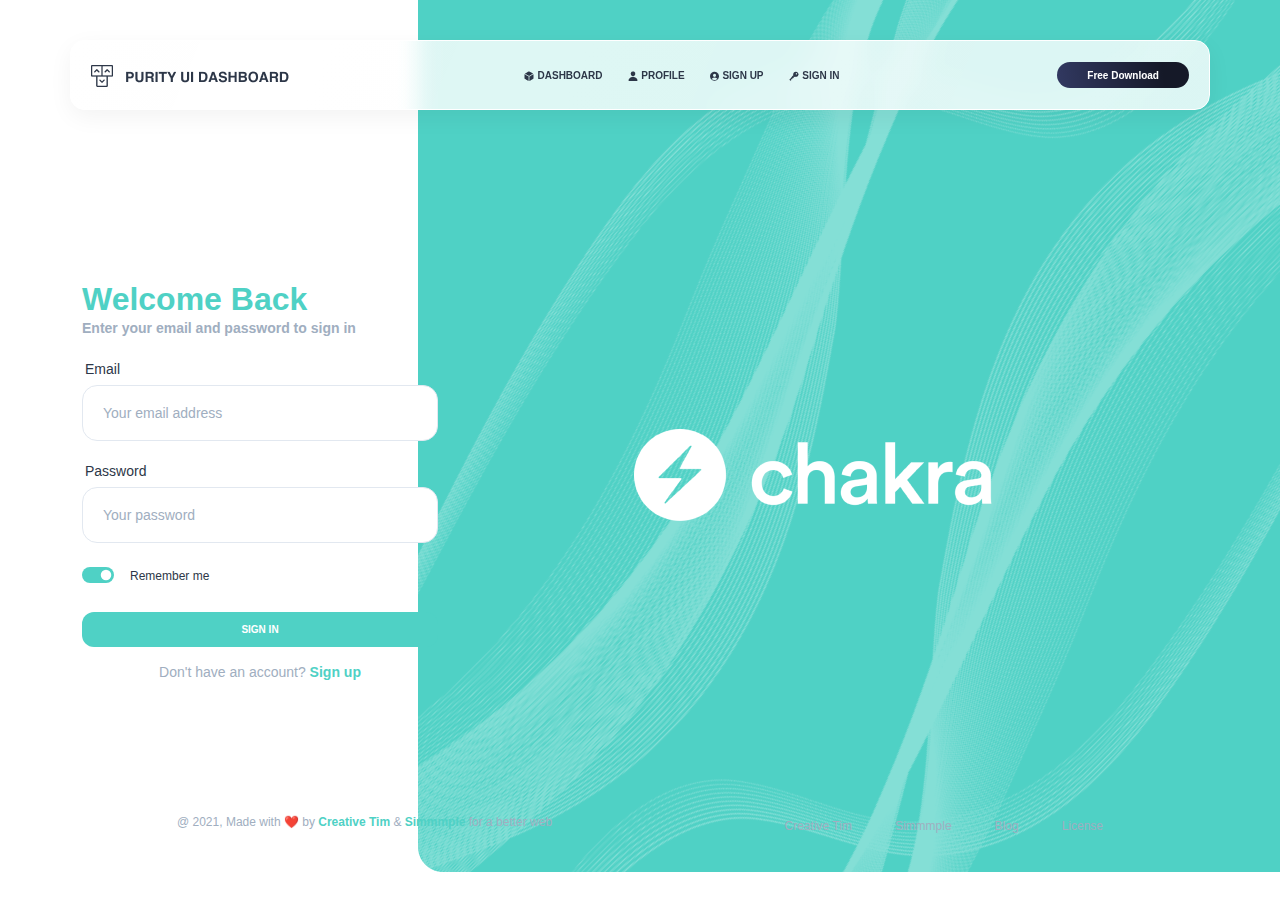
<file: signin.html>
<!DOCTYPE html>
<html lang="en">
<head>
  <meta charset="UTF-8">
  <meta http-equiv="X-UA-Compatible" content="IE=edge">
  <meta name="viewport" content="width=device-width, initial-scale=1.0">
  <title>Purity । Sign In</title>
  <link rel="shortcut icon" href="images/favicon.png" type="image/x-icon">
  <link rel="stylesheet" href="css/all.min.css">
  <link rel="stylesheet" href="css/bootstrap.min.css">
  <link rel="stylesheet" href="css/style.css">
</head>
<body>



  <!-- navbar part start -->
  <nav class="navbar navbar-expand-lg navbar-light menu_sign menu_sign_in">
    <div class="container sign_in_menu_bg">
      <a class="navbar-brand" href="#">
        <img src="images/logo.png" alt="logo">
      </a>
      <button class="navbar-toggler" type="button" data-bs-toggle="collapse" data-bs-target="#navbarSupportedContent" aria-controls="navbarSupportedContent" aria-expanded="false" aria-label="Toggle navigation">
        <span class="navbar-toggler-icon"></span>
      </button>
      <div class="collapse navbar-collapse" id="navbarSupportedContent">
        <ul class="navbar-nav mx-auto mb-2 mb-lg-0">
          <li class="nav-item">
            <a class="nav-link" href="index.html"><img src="images/dash_b.png" alt="icon">
            dashboard</a>
          </li>
          <li class="nav-item">
            <a class="nav-link" href="profile.html">
              <img src="images/pro_b.png" alt="icon">
              profile
            </a>
          </li>
          <li class="nav-item">
            <a class="nav-link" href="signup.html"><img src="images/sign_up_b.png" alt="icon">
            sign up</a>
          </li>
          <li class="nav-item">
            <a class="nav-link" href="signin.html"><img src="images/sign_in_b.png" alt="icon">
            sign in</a>
          </li>
        </ul>

        <div class="nav_btn">
          <a href="#">free download</a>
        </div>
      </div>
    </div>
  </nav>
  <!-- navbar part end -->


  <!-- sign in banner start -->
  <section id="sign_in_banner">
    <img src="images/sign-in-banner.png" alt="">
  </section>
  <!-- sign in banner end -->


  <!-- sign in form part start -->
  <section id="sign_in_form">
    <div class="container">
      <div class="row">
        <div class="col-lg-4">
          <div class="sign_in_form">
            <div class="sign_in_form_head">
              <h2>welcome back</h2>
              <p>Enter your email and password to sign in</p>
            </div>
            <div class="sign_in_form_input">
              <label for="email">email</label>
              <input type="email" name="email" id="email" placeholder="Your email address">
            </div>
            <div class="sign_in_form_input">
              <label for="password">password</label>
             <input type="password" name="passs" id="password" placeholder="Your password">
            </div>
            <div class="sign_in_form_checkbox">
              <div class="form-check form-switch">
                <input class="form-check-input" type="checkbox" id="flexSwitchCheckChecked" checked>
                <label class="form-check-label" for="flexSwitchCheckChecked">Remember me</label>
              </div>
            </div>
            <div class="sign_in_btn">
              <button type="submit">sign in</button>

              <p>Don't have an account? <a href="signup.html">Sign up</a></p>
            </div>
          </div>
        </div>
      </div>
    </div>
  </section>
  <!-- sign in form part end -->




 <!-- footer start -->
 <footer id="sign_footer" class="sign_in_footer">
<div class="container">
  <div class="row justify-content-center">
    <div class="col-lg-5">
      <div class="sign_footer_left">
        <p>@ 2021, Made with ❤️ by <a href="#">Creative Tim</a> & <a href="#">Simmmple</a> for a better web</p>
      </div>
    </div>
    <div class="col-lg-5">
      <div class="sign_footer_right">
       <ul>
        <li><a href="#">Creative Tim</a></li>
        <li><a href="#">Simmmple</a></li>
        <li><a href="#">Blog</a></li>
        <li><a href="#">License</a></li>
       </ul>
      </div>
    </div>
  </div>
</div>
 </footer>
 <!-- footer end -->
  



    <!-- javascript-links here -->
    <script src="js/jquery-1.12.4.min.js"></script>
    <script src="js/jquery.counterup.min.js"></script>
    <script src="js/waypoints.min.js"></script>
    <script src="js/bootstrap.bundle.min.js"></script>
    <script src="js/custom.js"></script>
</body>
</html>
</file>
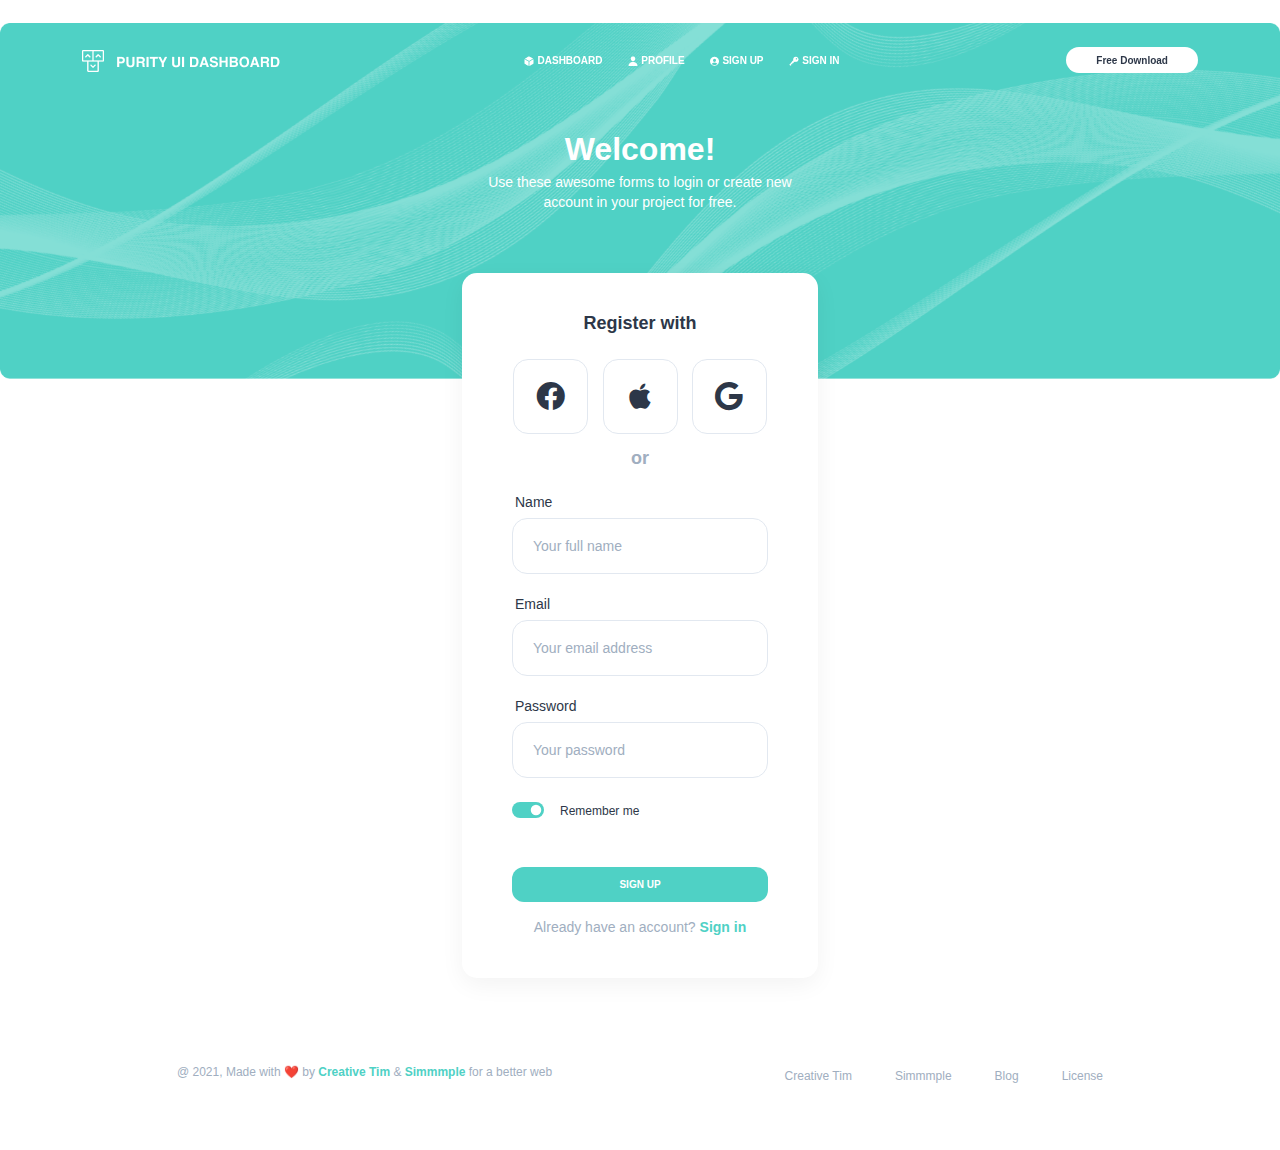
<file: signup.html>
<!DOCTYPE html>
<html lang="en">
<head>
  <meta charset="UTF-8">
  <meta http-equiv="X-UA-Compatible" content="IE=edge">
  <meta name="viewport" content="width=device-width, initial-scale=1.0">
  <title>Purity । Sign Up</title>
  <link rel="shortcut icon" href="images/favicon.png" type="image/x-icon">
  <link rel="stylesheet" href="css/all.min.css">
  <link rel="stylesheet" href="css/bootstrap.min.css">
  <link rel="stylesheet" href="css/style.css">
</head>
<body>

  <div class="sign_up_banner">
    <img src="images/sign--up-banner.png" class="signup_banner img-fluid" alt="">
  </div>

  <!-- navbar part start -->
  <nav class="navbar navbar-expand-lg navbar-light menu_sign">
    <div class="container">
      <a class="navbar-brand" href="#">
        <img src="images/logo_white.png" alt="logo">
      </a>
      <button class="navbar-toggler" type="button" data-bs-toggle="collapse" data-bs-target="#navbarSupportedContent" aria-controls="navbarSupportedContent" aria-expanded="false" aria-label="Toggle navigation">
        <span class="navbar-toggler-icon"></span>
      </button>
      <div class="collapse navbar-collapse" id="navbarSupportedContent">
        <ul class="navbar-nav mx-auto mb-2 mb-lg-0">
          <li class="nav-item">
            <a class="nav-link" href="index.html"><img src="images/dash.png" alt="icon">
            dashboard</a>
          </li>
          <li class="nav-item">
            <a class="nav-link" href="profile.html">
              <img src="images/pro.png" alt="icon">
              profile
            </a>
          </li>
          <li class="nav-item">
            <a class="nav-link" href="signup.html"><img src="images/sign_up.png" alt="icon">
            sign up</a>
          </li>
          <li class="nav-item">
            <a class="nav-link" href="signin.html"><img src="images/sign_in.png" alt="icon">
            sign in</a>
          </li>
        </ul>

        <div class="nav_btn">
          <a href="#">free download</a>
        </div>
      </div>
    </div>
  </nav>
  <!-- navbar part end -->

  <!-- form start -->
  <section id="sign_up_form">
    <div class="container">
      <div class="row justify-content-center">
        <div class="col-lg-4">
          <div class="sign_up_form_head">
            <h1>Welcome!</h1>
            <p>Use these awesome forms to login or create new account in your project for free.
            </p>
          </div>
          <div class="sign_up_main_form">
            <div class="sign_up_main_form_social">
              <h2>Register with</h2>
              <div class="sign_up_main_form_social_icon">
                <a href="#"><i class="fa-brands fa-facebook"></i></a>
                <a href="#"><i class="fa-brands fa-apple"></i></a>
                <a href="#"><i class="fa-brands fa-google"></i></a>
              </div>
              <p>or</p>
            </div>

            <div class="sign_up_main_form_item">
              <div class="sign_up_main_form_input">
                <label for="name">name</label>
                <input type="text" name="name" id="name" placeholder="Your full name">
              </div>
              <div class="sign_up_main_form_input">
                <label for="email">email</label>
                <input type="email" name="email" id="email" placeholder="Your email address">
              </div>
              <div class="sign_up_main_form_input">
                <label for="password">password</label>
                <input type="password" name="pass" id="password" placeholder="Your password">
              </div>
              <div class="sign_up_main_form_item_checkbox">
                <div class="form-check form-switch">
                  <input class="form-check-input" type="checkbox" id="flexSwitchCheckChecked" checked>
                  <label class="form-check-label" for="flexSwitchCheckChecked">Remember me</label>
                </div>
              </div>

              <div class="sign_up_btn">
                <button type="submit">sign up</button>

                <p>Already have an account? <a href="signin.html">Sign in</a></p>
              </div>

            </div>

          </div>
        </div>
      </div>
    </div>
  </section>
  <!-- form end -->

 <!-- footer start -->
 <footer id="sign_footer">
<div class="container">
  <div class="row justify-content-center">
    <div class="col-lg-5">
      <div class="sign_footer_left">
        <p>@ 2021, Made with ❤️ by <a href="#">Creative Tim</a> & <a href="#">Simmmple</a> for a better web</p>
      </div>
    </div>
    <div class="col-lg-5">
      <div class="sign_footer_right">
       <ul>
        <li><a href="#">Creative Tim</a></li>
        <li><a href="#">Simmmple</a></li>
        <li><a href="#">Blog</a></li>
        <li><a href="#">License</a></li>
       </ul>
      </div>
    </div>
  </div>
</div>
 </footer>
 <!-- footer end -->
  



    <!-- javascript-links here -->
    <script src="js/jquery-1.12.4.min.js"></script>
    <script src="js/jquery.counterup.min.js"></script>
    <script src="js/waypoints.min.js"></script>
    <script src="js/bootstrap.bundle.min.js"></script>
    <script src="js/custom.js"></script>
</body>
</html>
</file>
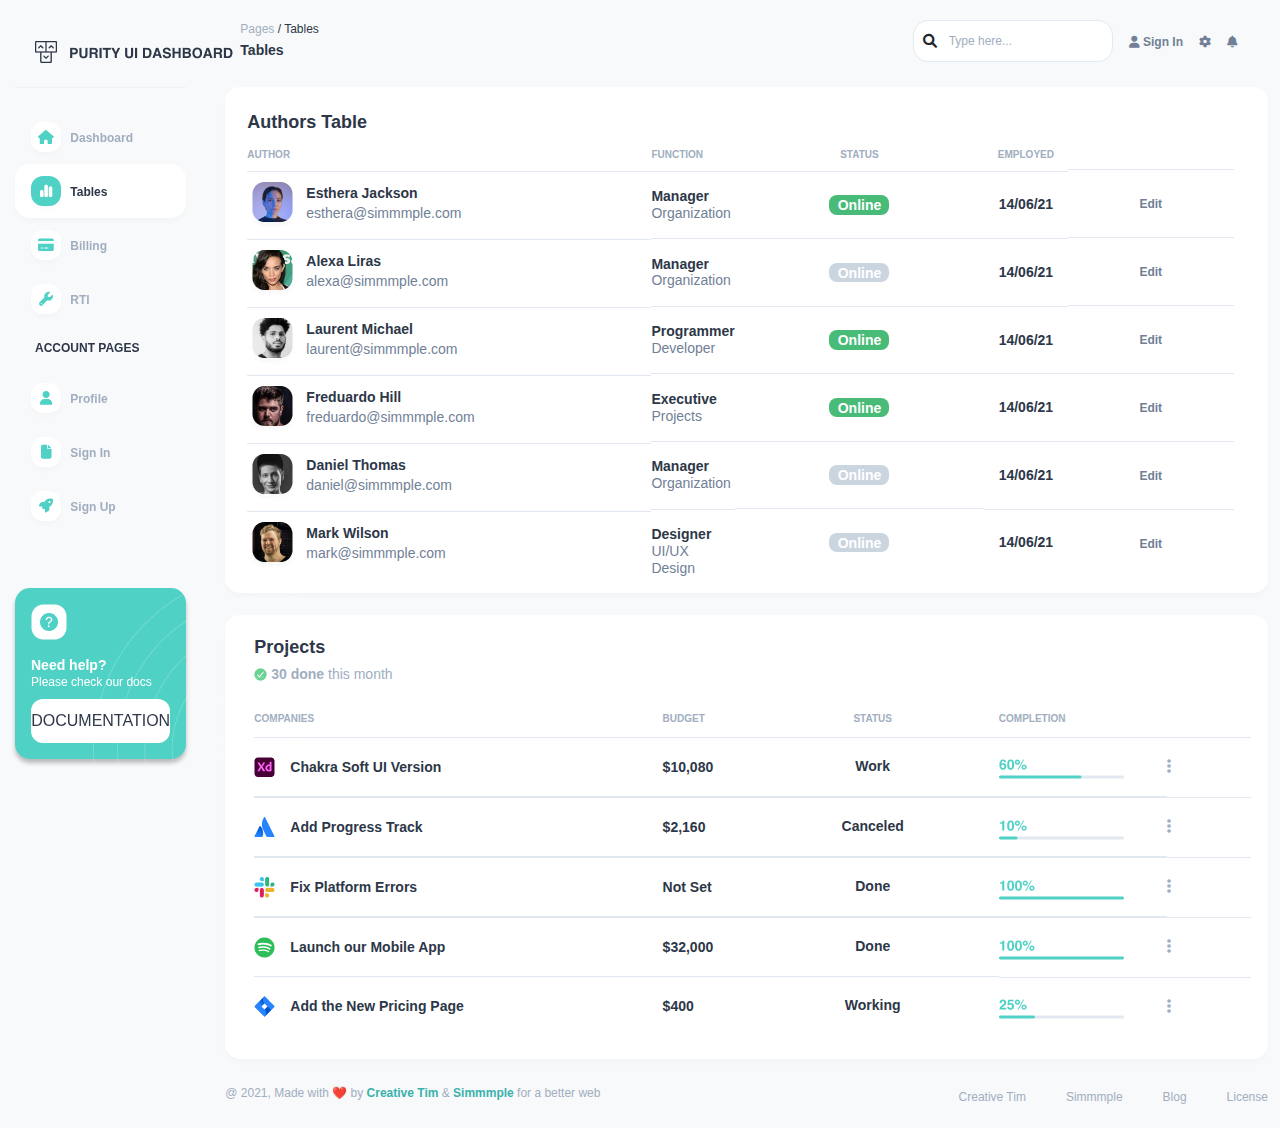
<file: tables.html>
<!DOCTYPE html>
<html lang="en">

<head>
  <meta charset="UTF-8">
  <meta http-equiv="X-UA-Compatible" content="IE=edge">
  <meta name="viewport" content="width=device-width, initial-scale=1.0">
  <title>Purity । Tables</title>
  <link rel="shortcut icon" href="images/favicon.png" type="image/x-icon">
  <link rel="stylesheet" href="css/all.min.css">
  <link rel="stylesheet" href="css/bootstrap.min.css">
  <link rel="stylesheet" href="css/style.css">
  <link rel="stylesheet" href="css/responsive.css">
</head>

<body style="background-color: #F8F9FA;">

  <!-- responsive menu start -->
  <div class="res_menu d-lg-none">
    <div class="container">
      <div class="row">
        <div class="col-lg-6 col-6 col-sm-6 col-md-6">
          <div class="res-menu">
            <img src="images/logo.png" alt="logo">
          </div>
        </div>
        <div class="col-lg-6 col-6 col-sm-6 col-md-6 text-end">
          <button class="btn btn-primary res_menu_btn" type="button" data-bs-toggle="offcanvas" data-bs-target="#offcanvasExample"
      aria-controls="offcanvasExample">
      <img src="images/favicon.png" alt="">
    </button>

    <div class="offcanvas offcanvas-start off_main" tabindex="-1" id="offcanvasExample" aria-labelledby="offcanvasExampleLabel">
      <div class="offcanvas-body p-0">
        <div class="col-lg-12">


          <!-- navbar part start -->
          <section id="main_navbar">
            <div class="logo d-flex justify-content-around">
              <a href="#"><img src="images/logo.png" alt="logo"></a>
              <button type="button" class="btn-close text-reset" data-bs-dismiss="offcanvas"
                aria-label="Close"></button>
            </div>

            <div class="menu">
              <ul>
                <li><a href="index.html"><i class="fa-solid fa-house"></i> Dashboard</a>
                </li>
                <li><a href="tables.html" class="active"><i class="fa-solid fa-chart-simple"></i> tables</a>
                </li>
                <li><a href="billing.html"><i class="fa-solid fa-credit-card"></i> billing</a>
                </li>
                <li><a href="index.html"><i class="fa-solid fa-wrench"></i> RTl</a>
                </li>
              </ul>
              <h2>account pages</h2>
              <ul>
                <li><a href="profile.html"><i class="fa-solid fa-user"></i> profile</a>
                </li>
                <li><a href="signin.html"><i class="fa-solid fa-file"></i> sign in</a>
                </li>
                <li><a href="signup.html"><i class="fa-solid fa-rocket"></i> Sign up</a>
                </li>
              </ul>
            </div>

            <div class="dashboard_help">
              
              <div class="das_help_img">
                <img src="images/dash_icon.png" alt="icon">
              </div>
              <h3>Need help?</h3>
              <p>Please check our docs</p>
              <a href="#">DOCUMENTATION</a>
              <img src="images/dash_help_shape.png" alt="shape" class="dash_shape">
            </div>
          </section>
          <!-- navbar part end -->
        </div>
      </div>
    </div>
        </div>
      </div>
    </div>
    

  </div>
  <!-- responsive menu end -->



  <!-- full body start -->
  <div class="container-fluid">
    <div class="row">
      <div class="col-lg-2 ps-0 d-none d-lg-block">
        <!-- navbar part start -->
        <section id="main_navbar">
          <div class="logo">
            <a href="#"><img src="images/logo.png" alt="logo"></a>
          </div>

          <div class="menu">
            <ul>
              <li><a href="index.html"><i class="fa-solid fa-house"></i> Dashboard</a>
              </li>
              <li><a href="tables.html" class="active"><i class="fa-solid fa-chart-simple"></i> tables</a>
              </li>
              <li><a href="billing.html"><i class="fa-solid fa-credit-card"></i> billing</a>
              </li>
              <li><a href="index.html"><i class="fa-solid fa-wrench"></i> RTl</a>
              </li>
            </ul>
            <h2>account pages</h2>
            <ul>
              <li><a href="profile.html"><i class="fa-solid fa-user"></i> profile</a>
              </li>
              <li><a href="signin.html"><i class="fa-solid fa-file"></i> sign in</a>
              </li>
              <li><a href="signup.html"><i class="fa-solid fa-rocket"></i> Sign up</a>
              </li>
            </ul>
          </div>

          <div class="dashboard_help">
            <img src="images/dash_icon.png" alt="icon">
            <h3>Need help?</h3>
            <p>Please check our docs</p>
            <a href="#">DOCUMENTATION</a>
            <img src="images/dash_help_shape.png" alt="shape" class="dash_shape">
          </div>
        </section>
        <!-- navbar part end -->
      </div>
      <div class="col-lg-10">

        <!-- header part start -->
        <section id="header">
          <div class="row">
            <div class="col-lg-6">
              <div class="header_left">
                <p>pages <a href="index.html">/ tables</a></p>
                <a href="tables.html" class="page">tables</a>
              </div>
            </div>
            <div class="col-lg-6">
              <div class="header_right">
                <div class="header_right_search">
                  <input type="search" name="" id="" placeholder="Type here...">
                  <i class="fa-solid fa-magnifying-glass"></i>
                </div>
                <div class="header_right_icon">
                  <ul>
                    <li>
                      <a href="signin.html"><i class="fa-solid fa-user"></i>
                        sign in
                      </a>
                    </li>
                    <li><a href="#"><i class="fa-solid fa-gear"></i></a></li>
                    <li><a href="#"><i class="fa-solid fa-bell"></i></a></li>
                  </ul>
                </div>
              </div>
            </div>
          </div>
        </section>
        <!-- header part end -->


        <!-- authors table part start -->
        <section id="author">
          <div class="row">
            <div class="col-lg-12">
              <div class="author_head">
                <h2>Authors Table</h2>
              </div>
            </div>

            <div class="row">
              <div class="col-lg-5 pe-0">
                <div class="author_member">
                  <h3>author</h3>

                  <div class="author_member_item">
                    <div class="author_member_item_img">
                      <img src="images/author1.png" alt="profile">
                    </div>
                    <div class="author_member_item_name">
                      <h2>Esthera Jackson</h2>
                      <a href="#">esthera@simmmple.com</a>
                    </div>
                  </div>
                  <div class="author_member_item">
                    <div class="author_member_item_img">
                      <img src="images/author2.png" alt="profile">
                    </div>
                    <div class="author_member_item_name">
                      <h2>Alexa Liras</h2>
                      <a href="#">alexa@simmmple.com</a>
                    </div>
                  </div>
                  <div class="author_member_item">
                    <div class="author_member_item_img">
                      <img src="images/author3.png" alt="profile">
                    </div>
                    <div class="author_member_item_name">
                      <h2>Laurent Michael</h2>
                      <a href="#">laurent@simmmple.com</a>
                    </div>
                  </div>
                  <div class="author_member_item">
                    <div class="author_member_item_img">
                      <img src="images/author4.png" alt="profile">
                    </div>
                    <div class="author_member_item_name">
                      <h2>Freduardo Hill</h2>
                      <a href="#">freduardo@simmmple.com</a>
                    </div>
                  </div>
                  <div class="author_member_item">
                    <div class="author_member_item_img">
                      <img src="images/author5.png" alt="profile">
                    </div>
                    <div class="author_member_item_name">
                      <h2>Daniel Thomas</h2>
                      <a href="#">daniel@simmmple.com</a>
                    </div>
                  </div>
                  <div class="author_member_item">
                    <div class="author_member_item_img">
                      <img src="images/author6.png" alt="profile">
                    </div>
                    <div class="author_member_item_name">
                      <h2>Mark Wilson</h2>
                      <a href="#">mark@simmmple.com</a>
                    </div>
                  </div>
                </div>
              </div>
              <div class="col-lg-1 px-0">
                <div class="author_function">
                  <h2>function</h2>

                  <div class="author_function_item">
                    <h3>Manager</h3>
                    <h4>Organization</h4>
                  </div>
                  <div class="author_function_item">
                    <h3>Manager</h3>
                    <h4>Organization</h4>
                  </div>
                  <div class="author_function_item">
                    <h3>Programmer</h3>
                    <h4>developer</h4>
                  </div>
                  <div class="author_function_item">
                    <h3>Executive</h3>
                    <h4>projects</h4>
                  </div>
                  <div class="author_function_item">
                    <h3>Manager</h3>
                    <h4>Organization</h4>
                  </div>
                  <div class="author_function_item">
                    <h3>Designer</h3>
                    <h4>UI/UX Design</h4>
                  </div>
                </div>
              </div>
              <div class="col-lg-3 px-0">
                <div class="author_status">
                  <h2>status</h2>

                  <div class="author_status_item">
                    <p class="online">Online</p>
                  </div>
                  <div class="author_status_item">
                    <p class="offline">Online</p>
                  </div>
                  <div class="author_status_item">
                    <p class="online">Online</p>
                  </div>
                  <div class="author_status_item">
                    <p class="online">Online</p>
                  </div>
                  <div class="author_status_item">
                    <p class="offline">Online</p>
                  </div>
                  <div class="author_status_item">
                    <p class="offline">Online</p>
                  </div>
                </div>
              </div>
              <div class="col-lg-1 px-0">
                <div class="author_employed">
                  <h2>EMPLOYED</h2>

                  <div class="author_employed_date">
                    <p>14/06/21</p>
                  </div>
                  <div class="author_employed_date">
                    <p>14/06/21</p>
                  </div>
                  <div class="author_employed_date">
                    <p>14/06/21</p>
                  </div>
                  <div class="author_employed_date">
                    <p>14/06/21</p>
                  </div>
                  <div class="author_employed_date">
                    <p>14/06/21</p>
                  </div>
                  <div class="author_employed_date">
                    <p>14/06/21</p>
                  </div>
                </div>
              </div>
              <div class="col-lg-2 px-0">
                <div class="author_edit">
                  <div class="author_edit_btn">
                    <a href="#">edit</a>
                  </div>
                  <div class="author_edit_btn">
                    <a href="#">edit</a>
                  </div>
                  <div class="author_edit_btn">
                    <a href="#">edit</a>
                  </div>
                  <div class="author_edit_btn">
                    <a href="#">edit</a>
                  </div>
                  <div class="author_edit_btn">
                    <a href="#">edit</a>
                  </div>
                  <div class="author_edit_btn">
                    <a href="#">edit</a>
                  </div>
                </div>
              </div>
            </div>
          </div>
        </section>
        <!-- authors table part end -->


        <!-- project and order part start -->
        <section id="project">
          <div class="row align-items-center">
            <div class="col-lg-12">
              <div class="projects">
                <div class="projects_head">
                  <h2>projects</h2>
                  <p><img src="images/cocheck.png" alt="check sign"> 30 done <span>this month</span></p>
                </div>
                <div class="projects_item_main">
                  <div class="row">
                    <div class="col-lg-5 pe-0">
                      <div class="companies">
                        <h2>companies</h2>
                        <ul>
                          <li><img src="images/xd.png" alt="xd"><a href="#">Chakra Soft UI Version</a></li>
                          <li><img src="images/a-sign.png" alt=""><a href="#">Add Progress Track</a></li>
                          <li><img src="images/sign2.png" alt=""><a href="#">Fix Platform Errors</a></li>
                          <li><img src="images/spotify.png" alt=""><a href="#">Launch our Mobile App</a></li>
                          <li><img src="images/square.png" alt=""><a href="#">Add the New Pricing Page</a></li>

                        </ul>
                      </div>
                    </div>
                    <div class="col-lg-1 px-0">
                      <div class="budget">
                        <h2>budget</h2>

                        <ul>
                          <li><span>$</span><span class="counter">14,000</span></li>
                          <li><span>$</span><span class="counter">3,000</span></li>
                          <li><span>Not Set</span></li>
                          <li><span>$</span><span class="counter">32,000</span></li>
                          <li><span>$</span><span class="counter">400</span></li>

                        </ul>
                      </div>
                    </div>
                    <div class="col-lg-3 px-0">
                      <div class="status">
                        <h2>status</h2>
                        <ul>
                          <li>
                            <p>work</p>
                          </li>
                          <li>
                            <p>canceled</p>
                          </li>
                          <li>
                            <p>done</p>
                          </li>
                          <li>
                            <p>done</p>
                          </li>
                          <li>
                            <p>working</p>
                          </li>

                        </ul>
                      </div>
                    </div>
                    <div class="col-lg-2 px-0">
                      <div class="completion">
                        <h2>completion</h2>

                        <ul>
                          <li><img src="images/60.png" alt="progress bar"></li>
                          <li><img src="images/10.png" alt="progress bar"></li>
                          <li><img src="images/100.png" alt="progress bar"></li>
                          <li><img src="images/100.png" alt="progress bar"></li>
                          <li><img src="images/25.png" alt="progress bar"></li>

                        </ul>
                      </div>
                    </div>

                    <div class="col-lg-1 px-0">
                      <div class="menu_btn">
                        <ul>
                          <li><i class="fa-solid fa-ellipsis-vertical"></i></li>
                          <li><i class="fa-solid fa-ellipsis-vertical"></i></li>
                          <li><i class="fa-solid fa-ellipsis-vertical"></i></li>
                          <li><i class="fa-solid fa-ellipsis-vertical"></i></li>
                          <li><i class="fa-solid fa-ellipsis-vertical"></i></li>
                        </ul>
                      </div>
                    </div>
                  </div>
                </div>
              </div>
            </div>
          </div>
        </section>
        <!-- project and order part end -->


        <!-- footer start -->
        <footer>
          <div class="row">
            <div class="col-lg-6">
              <div class="footer_left">
                <p>@ 2021, Made with ❤️ by <a href="#">Creative Tim</a> & <a href="#">Simmmple</a> for a better web</p>
              </div>
            </div>
            <div class="col-lg-6">
              <div class="footer_menu">
                <ul>
                  <li><a href="#">Creative Tim</a></li>
                  <li><a href="#">Simmmple</a></li>
                  <li><a href="#">blog</a></li>
                  <li><a href="#">License</a></li>
                </ul>
              </div>
            </div>
          </div>
        </footer>
        <!-- footer end -->












        <!-- footer start -->
        <!-- <footer>
          <div class="row">
            <div class="col-lg-6">
              <div class="footer_left">
                <p>@ 2021, Made with ❤️ by <a href="#">Creative Tim</a> & <a href="#">Simmmple</a> for a better web</p>
              </div>
            </div>
            <div class="col-lg-6">
              <div class="footer_menu">
                <ul>
                  <li><a href="#">Creative Tim</a></li>
                  <li><a href="#">Simmmple</a></li>
                  <li><a href="#">blog</a></li>
                  <li><a href="#">License</a></li>
                </ul>
              </div>
            </div>
          </div>
        </footer> -->
        <!-- footer end -->

      </div>
    </div>
  </div>
  <!-- full body end -->




  <!-- javascript-links here -->
  <script src="js/jquery-1.12.4.min.js"></script>
  <script src="js/jquery.counterup.min.js"></script>
  <script src="js/waypoints.min.js"></script>
  <script src="js/bootstrap.bundle.min.js"></script>
  <script src="js/custom.js"></script>
</body>

</html>
</file>
<file: css/style.css>
*,
*::after,
*::before {
  margin: 0;
  padding: 0;
  outline: 0;
  box-sizing: border-box;
}

ul,
ol {
  list-style: none;
  margin: 0;
  padding: 0;
}

a {
  text-decoration: none;
  display: inline-block;
}

img {
  vertical-align: middle;
}

h1,
h2,
h3,
h4,
h5,
h6,
p {
  margin: 0;
  padding: 0;
}

body {
  overflow-x: hidden;
  font-family: "Helvetica", sans-serif;
}

#main_navbar {
  padding: 0 15px;
  width: 100%;
  position: sticky;
  top: 0;
}
#main_navbar .logo {
  padding-top: 40px;
  padding-bottom: 23px;
  padding-left: 20px;
  border-bottom: 1px solid #f1f1f1;
}
#main_navbar .menu {
  margin-top: 22px;
}
#main_navbar .menu ul li a {
  width: 100%;
  padding: 12px 0 12px 16px;
  border-radius: 15px;
  cursor: pointer;
  font-weight: 700;
  font-size: 12px;
  color: #A0AEC0;
  text-transform: capitalize;
  cursor: pointer;
  transition: all 0.3s ease;
  -webkit-transition: all 0.3s ease;
  -moz-transition: all 0.3s ease;
  -ms-transition: all 0.3s ease;
  -o-transition: all 0.3s ease;
}
#main_navbar .menu ul li a.active {
  color: #2D3748;
  background-color: white;
  box-shadow: 0px 3.5px 5.5px rgba(0, 0, 0, 0.02);
}
#main_navbar .menu ul li a:hover {
  color: #2D3748;
  background-color: white;
  box-shadow: 0px 3.5px 5.5px rgba(0, 0, 0, 0.02);
}
#main_navbar .menu ul li a:hover i {
  background-color: #4FD1C5;
  color: white;
}
#main_navbar .menu ul li a i {
  width: 30px;
  height: 30px;
  background: #fff;
  box-shadow: 0px 3.5px 5.5px rgba(0, 0, 0, 0.02);
  border-radius: 12px;
  text-align: center;
  line-height: 30px;
  -webkit-border-radius: 12px;
  -moz-border-radius: 12px;
  -ms-border-radius: 12px;
  -o-border-radius: 12px;
  font-size: 14px;
  color: #4FD1C5;
  transition: all 0.3s ease;
  margin-right: 6px;
  -webkit-transition: all 0.3s ease;
  -moz-transition: all 0.3s ease;
  -ms-transition: all 0.3s ease;
  -o-transition: all 0.3s ease;
}
#main_navbar .menu ul li a.active i {
  background-color: #4FD1C5;
  color: white;
}
#main_navbar .menu ul li a:hover i {
  background-color: #4FD1C5;
  color: white;
}
#main_navbar .menu h2 {
  font-weight: 700;
  font-size: 12px;
  color: #2D3748;
  text-transform: uppercase;
  padding-left: 20px;
  padding-top: 15px;
  padding-bottom: 15px;
}
#main_navbar .dashboard_help {
  margin-top: 55px;
  background-color: #4FD1C5;
  padding: 16px;
  box-shadow: 0px 4px 4px rgba(0, 0, 0, 0.25);
  border-radius: 15px;
  -webkit-border-radius: 15px;
  -moz-border-radius: 15px;
  -ms-border-radius: 15px;
  -o-border-radius: 15px;
  position: relative;
}
#main_navbar .dashboard_help h3 {
  font-weight: 700;
  font-size: 14px;
  color: #FFFFFF;
  padding-top: 17px;
}
#main_navbar .dashboard_help p {
  font-weight: 400;
  font-size: 12px;
  color: #FFFFFF;
}
#main_navbar .dashboard_help a {
  padding: 10px 0;
  background-color: white;
  width: 100%;
  text-align: center;
  border-radius: 12px;
  -webkit-border-radius: 12px;
  -moz-border-radius: 12px;
  -ms-border-radius: 12px;
  -o-border-radius: 12px;
  color: #2D3748;
  margin-top: 8px;
}
#main_navbar .dashboard_help .dash_shape {
  position: absolute;
  top: 0;
  left: 77.5px;
}

#header {
  padding-top: 20px;
}
#header .header_left {
  padding-left: 15px;
}
#header .header_left p {
  font-weight: 400;
  font-size: 12px;
  text-transform: capitalize;
  color: #A0AEC0;
}
#header .header_left p a {
  color: #2D3748;
}
#header .header_left .page {
  font-weight: 700;
  font-size: 14px;
  color: #2D3748;
  text-transform: capitalize;
}
#header .header_right {
  display: flex;
  align-items: center;
  justify-content: end;
  padding-right: 30px;
}
#header .header_right .header_right_search {
  position: relative;
}
#header .header_right .header_right_search input {
  padding: 11px 0;
  background: #FFFFFF;
  border: 0.5px solid #E2E8F0;
  border-radius: 15px;
  width: 200px;
  padding-left: 35px;
  font-size: 12px;
  transition: all 0.3s ease;
  -webkit-transition: all 0.3s ease;
  -moz-transition: all 0.3s ease;
  -ms-transition: all 0.3s ease;
  -o-transition: all 0.3s ease;
}
#header .header_right .header_right_search input:focus {
  border-color: #4FD1C5;
}
#header .header_right .header_right_search input::placeholder {
  font-weight: 400;
  font-size: 12px;
  color: #A0AEC0;
}
#header .header_right .header_right_search i {
  font-size: 14px;
  position: absolute;
  top: 50%;
  left: 5%;
  transform: translateY(-50%);
  -webkit-transform: translateY(-50%);
  -moz-transform: translateY(-50%);
  -ms-transform: translateY(-50%);
  -o-transform: translateY(-50%);
}
#header .header_right .header_right_icon ul {
  display: flex;
}
#header .header_right .header_right_icon ul li a {
  font-weight: 700;
  font-size: 12px;
  color: #718096;
  text-transform: capitalize;
  margin-left: 16px;
}

.profile_header {
  padding-top: 35px !important;
}
.profile_header .header_left p {
  color: #fff !important;
}
.profile_header .header_left p a {
  color: #fff !important;
}
.profile_header .header_left .page {
  color: #fff !important;
}
.profile_header .header_right .header_right_icon ul {
  display: flex;
}
.profile_header .header_right .header_right_icon ul li a {
  font-weight: 700;
  font-size: 12px;
  color: #fff !important;
  text-transform: capitalize;
  margin-left: 16px;
}

#user_list {
  padding-top: 25px;
}
#user_list .user_counter_main {
  padding: 18px 20px;
  background: #FFFFFF;
  box-shadow: 0px 3.5px 5.5px rgba(0, 0, 0, 0.02);
  border-radius: 15px;
  -webkit-border-radius: 15px;
  -moz-border-radius: 15px;
  -ms-border-radius: 15px;
  -o-border-radius: 15px;
  display: flex;
  justify-content: space-between;
  align-items: center;
}
#user_list .user_counter_main .user_counter_main_left h2 {
  text-transform: capitalize;
  font-weight: 700;
  font-size: 12px;
  color: #A0AEC0;
}
#user_list .user_counter_main .user_counter_main_left .user_counter_main_left_counter_main {
  display: flex;
}
#user_list .user_counter_main .user_counter_main_left .user_counter_main_left_counter_main .user_counter_main_left_counter span {
  font-weight: 700;
  font-size: 18px;
  line-height: 140%;
  color: #2D3748;
}
#user_list .user_counter_main .user_counter_main_left .user_counter_main_left_counter_main .user_counter_main_right_counter {
  padding-left: 3px;
  transform: translateY(3px);
  -webkit-transform: translateY(3px);
  -moz-transform: translateY(3px);
  -ms-transform: translateY(3px);
  -o-transform: translateY(3px);
}
#user_list .user_counter_main .user_counter_main_left .user_counter_main_left_counter_main .user_counter_main_right_counter span {
  font-weight: 700;
  font-size: 14px;
  color: #48BB78;
}
#user_list .user_counter_main .user_counter_main_left .user_counter_main_left_counter_main .user_counter_main_right_counter.loss span {
  color: #E53E3E;
}
#user_list .user_counter_main .user_counter_main_right i {
  width: 45px;
  height: 45px;
  line-height: 45px;
  text-align: center;
  background: #4FD1C5;
  box-shadow: 0px 3.5px 5.5px rgba(0, 0, 0, 0.02);
  border-radius: 12px;
  color: white;
  -webkit-border-radius: 12px;
  -moz-border-radius: 12px;
  -ms-border-radius: 12px;
  -o-border-radius: 12px;
  font-size: 18px;
}

#dashboard {
  padding-top: 23px;
}
#dashboard .dashboard_left {
  padding: 18px 20px;
  background: #FFFFFF;
  box-shadow: 0px 3.5px 5.5px rgba(0, 0, 0, 0.02);
  border-radius: 15px;
  display: flex;
  justify-content: space-between;
}
#dashboard .dashboard_left .dashboard_left_text {
  position: relative;
}
#dashboard .dashboard_left .dashboard_left_text h2 {
  font-weight: 700;
  font-size: 12px;
  color: #A0AEC0;
}
#dashboard .dashboard_left .dashboard_left_text h3 {
  font-weight: 700;
  font-size: 18px;
  color: #2D3748;
  padding-top: 4px;
}
#dashboard .dashboard_left .dashboard_left_text p {
  padding-top: 5px;
  font-weight: 400;
  font-size: 14px;
  line-height: 140%;
  color: #A0AEC0;
  padding-right: 170px;
}
#dashboard .dashboard_left .dashboard_left_text a {
  position: absolute;
  bottom: 0;
  left: 0;
  font-weight: 700;
  font-size: 10px;
  color: #2D3748;
  text-transform: capitalize;
}
#dashboard .dashboard_left .dashboard_left_text a i {
  margin-left: 6px;
}
#dashboard .dashboard_right {
  padding: 17px;
  background: #FFFFFF;
  box-shadow: 0px 3.5px 5.5px rgba(0, 0, 0, 0.02);
  border-radius: 15px;
  position: relative;
  -webkit-border-radius: 15px;
  -moz-border-radius: 15px;
  -ms-border-radius: 15px;
  -o-border-radius: 15px;
}
#dashboard .dashboard_right img {
  border-radius: 12px;
  -webkit-border-radius: 12px;
  -moz-border-radius: 12px;
  -ms-border-radius: 12px;
  -o-border-radius: 12px;
}
#dashboard .dashboard_right .dashboard_right_text {
  position: absolute;
  top: 0;
  left: 0;
  height: 100%;
  width: 100%;
  padding: 35px 0;
  padding-left: 40px;
}
#dashboard .dashboard_right .dashboard_right_text h2 {
  font-weight: 700;
  font-size: 18px;
  color: #FFFFFF;
}
#dashboard .dashboard_right .dashboard_right_text p {
  font-weight: 400;
  font-size: 14px;
  line-height: 140%;
  color: #FFFFFF;
  padding-right: 212px;
  padding-top: 5px;
}
#dashboard .dashboard_right .dashboard_right_text a {
  position: absolute;
  bottom: 0;
  left: 0;
  padding: 0 0 35px 40px;
  font-weight: 700;
  font-size: 10px;
  color: #FFFFFF;
}
#dashboard .dashboard_right .dashboard_right_text a i {
  margin-left: 6px;
}

#active_user {
  margin-top: 22px;
}
#active_user .active_user_main {
  padding: 16px 16px 30px 16px;
  background: #FFFFFF;
  box-shadow: 0px 3.5px 5.5px rgba(0, 0, 0, 0.02);
  border-radius: 15px;
}
#active_user .active_user_main .active_user_head {
  padding-top: 20px;
}
#active_user .active_user_main .active_user_head h2 {
  font-weight: 700;
  font-size: 18px;
  color: #2D3748;
}
#active_user .active_user_main .active_user_head p {
  font-weight: 400;
  font-size: 14px;
  color: #A0AEC0;
}
#active_user .active_user_main .active_user_head p span {
  font-weight: 700;
  color: #48BB78;
}
#active_user .active_user_main .active_user_item_main {
  display: flex;
  margin-top: 30px;
}
#active_user .active_user_main .active_user_item_main .active_user_item {
  margin-right: 50px;
}
#active_user .active_user_main .active_user_item_main .active_user_item .active_user_item_top {
  display: flex;
  align-items: center;
}
#active_user .active_user_main .active_user_item_main .active_user_item .active_user_item_top i {
  width: 25px;
  height: 25px;
  background: #4FD1C5;
  box-shadow: 0px 3.5px 5.5px rgba(0, 0, 0, 0.02);
  border-radius: 6px;
  text-align: center;
  line-height: 25px;
  font-size: 12px;
  color: white;
}
#active_user .active_user_main .active_user_item_main .active_user_item .active_user_item_top p {
  font-weight: 700;
  font-size: 12px;
  color: #A0AEC0;
  text-transform: capitalize;
  padding-left: 10px;
}
#active_user .active_user_main .active_user_item_main .active_user_item .active_user_item_counter {
  padding-top: 5px;
}
#active_user .active_user_main .active_user_item_main .active_user_item .active_user_item_counter span {
  font-weight: 700;
  font-size: 18px;
  color: #2D3748;
}

#project {
  padding-top: 22px;
}
#project .projects {
  padding: 22px 29px;
  background: #FFFFFF;
  box-shadow: 0px 3.5px 5.5px rgba(0, 0, 0, 0.02);
  border-radius: 15px;
  -webkit-border-radius: 15px;
  -moz-border-radius: 15px;
  -ms-border-radius: 15px;
  -o-border-radius: 15px;
}
#project .projects .projects_head h2 {
  font-weight: 700;
  font-size: 18px;
  color: #2D3748;
  text-transform: capitalize;
}
#project .projects .projects_head p {
  font-weight: 700;
  font-size: 14px;
  color: #A0AEC0;
  padding-top: 5px;
}
#project .projects .projects_head p span {
  font-weight: 400;
}
#project .projects .projects_item_main {
  padding-top: 28px;
}
#project .projects .projects_item_main .companies h2 {
  font-weight: 700;
  font-size: 10px;
  color: #A0AEC0;
  text-transform: uppercase;
  padding-bottom: 12px;
}
#project .projects .projects_item_main .companies ul li {
  padding: 17px 0;
  border-top: 1px solid #E2E8F0;
  border-bottom: 1px solid #E2E8F0;
  width: 100%;
}
#project .projects .projects_item_main .companies ul li:last-child {
  border: none;
  padding-bottom: 0;
}
#project .projects .projects_item_main .companies ul li a {
  font-weight: 700;
  font-size: 14px;
  color: #2D3748;
  padding-left: 15px;
}
#project .projects .projects_item_main .members h2 {
  font-weight: 700;
  font-size: 10px;
  color: #A0AEC0;
  text-transform: uppercase;
  padding-bottom: 12px;
}
#project .projects .projects_item_main .members ul li {
  padding: 16.5px 0;
  border-top: 1px solid #E2E8F0;
  border-bottom: 1px solid #E2E8F0;
  width: 100%;
}
#project .projects .projects_item_main .members ul li:last-child {
  border: none;
  padding-bottom: 0;
}
#project .projects .projects_item_main .status {
  text-align: center;
}
#project .projects .projects_item_main .status h2 {
  font-weight: 700;
  font-size: 10px;
  color: #A0AEC0;
  text-transform: uppercase;
  padding-bottom: 12px;
}
#project .projects .projects_item_main .status ul li {
  padding: 18.5px 0;
  border-top: 1px solid #E2E8F0;
  border-bottom: 1px solid #E2E8F0;
  width: 100%;
}
#project .projects .projects_item_main .status ul li:last-child {
  border: none;
  padding-bottom: 0;
}
#project .projects .projects_item_main .status ul li p {
  font-weight: 700;
  font-size: 14px;
  color: #2D3748;
  text-transform: capitalize;
}
#project .projects .projects_item_main .budget h2 {
  font-weight: 700;
  font-size: 10px;
  color: #A0AEC0;
  text-transform: uppercase;
  padding-bottom: 12px;
}
#project .projects .projects_item_main .budget ul li {
  padding: 17px 0;
  border-top: 1px solid #E2E8F0;
  border-bottom: 1px solid #E2E8F0;
  width: 100%;
}
#project .projects .projects_item_main .budget ul li:last-child {
  border: none;
  padding-bottom: 0;
}
#project .projects .projects_item_main .budget ul li span {
  font-weight: 700;
  font-size: 14px;
  color: #2D3748;
}
#project .projects .projects_item_main .completion h2 {
  font-weight: 700;
  font-size: 10px;
  color: #A0AEC0;
  text-transform: uppercase;
  padding-bottom: 12px;
}
#project .projects .projects_item_main .completion ul li {
  padding: 16.5px 0;
  border-top: 1px solid #E2E8F0;
  border-bottom: 1px solid #E2E8F0;
  width: 100%;
}
#project .projects .projects_item_main .completion ul li:last-child {
  border: none;
  padding-bottom: 0;
}
#project .projects .projects_item_main .menu_btn {
  padding-top: 24px;
}
#project .projects .projects_item_main .menu_btn ul li {
  padding: 17.5px 0;
  border-top: 1px solid #E2E8F0;
}
#project .projects .projects_item_main .menu_btn ul li i {
  color: #A0AEC0;
}
#project .order {
  padding: 29px 21px;
  background: #FFFFFF;
  box-shadow: 0px 3.5px 5.5px rgba(0, 0, 0, 0.02);
  border-radius: 15px;
}
#project .order .order_head {
  padding-bottom: 30px;
}
#project .order .order_head h2 {
  font-weight: 700;
  font-size: 18px;
  color: #2D3748;
  text-transform: capitalize;
}
#project .order .order_head p {
  font-weight: 400;
  font-size: 14px;
  color: #A0AEC0;
}
#project .order .order_head p span {
  font-weight: 700;
  color: #48BB78;
}
#project .order .order_item_main {
  display: flex;
}
#project .order .order_item_main .order_item_left {
  padding-bottom: 35px;
  position: relative;
}
#project .order .order_item_main .order_item_left::after {
  height: 30px;
  width: 2px;
  position: absolute;
  content: "";
  bottom: 0;
  left: 50%;
  transform: translateX(-50%);
  background-color: #E2E8F0;
  -webkit-transform: translateX(-50%);
  -moz-transform: translateX(-50%);
  -ms-transform: translateX(-50%);
  -o-transform: translateX(-50%);
}
#project .order .order_item_main .order_item_right {
  margin-left: 15px;
}
#project .order .order_item_main .order_item_right h2 {
  font-weight: 700;
  font-size: 14px;
  color: #2D3748;
}
#project .order .order_item_main .order_item_right P {
  font-weight: 700;
  font-size: 12px;
  color: #A0AEC0;
  padding-top: 7px;
}

footer {
  padding: 25px 0 20px 0;
}
footer .footer_left p {
  font-weight: 400;
  font-size: 12px;
  color: #A0AEC0;
}
footer .footer_left p a {
  font-weight: 700;
  font-size: 12px;
  color: #38B2AC;
}
footer .footer_menu {
  display: flex;
  justify-content: end;
}
footer .footer_menu ul {
  display: flex;
}
footer .footer_menu ul li a {
  font-weight: 400;
  font-size: 12px;
  color: #A0AEC0;
  margin-left: 40px;
  text-transform: capitalize;
}

#author {
  padding: 25px 22px 0px 22px;
  background: #FFFFFF;
  box-shadow: 0px 3.5px 5.5px rgba(0, 0, 0, 0.02);
  border-radius: 15px;
  margin-top: 25px;
}
#author .author_head {
  margin-bottom: 15px;
}
#author .author_head h2 {
  font-weight: 700;
  font-size: 18px;
  color: #2D3748;
}
#author .author_member h3 {
  font-weight: 700;
  font-size: 10px;
  color: #A0AEC0;
  text-transform: uppercase;
  padding-bottom: 10px;
}
#author .author_member .author_member_item {
  display: flex;
  padding: 8px 0;
  border-top: 1px solid #E2E8F0;
  align-items: center;
}
#author .author_member .author_member_item .author_member_item_name {
  padding-left: 8px;
}
#author .author_member .author_member_item .author_member_item_name h2 {
  font-weight: 700;
  font-size: 14px;
  color: #2D3748;
}
#author .author_member .author_member_item .author_member_item_name a {
  font-weight: 400;
  font-size: 14px;
  color: #718096;
}
#author .author_function h2 {
  font-weight: 700;
  font-size: 10px;
  color: #A0AEC0;
  text-transform: uppercase;
  padding-bottom: 10px;
}
#author .author_function .author_function_item {
  padding: 16.5px 0;
  border-top: 1px solid #E2E8F0;
}
#author .author_function .author_function_item h3 {
  font-weight: 700;
  font-size: 14px;
  color: #2D3748;
  text-transform: capitalize;
}
#author .author_function .author_function_item h4 {
  font-weight: 400;
  font-size: 14px;
  color: #718096;
  text-transform: capitalize;
}
#author .author_status {
  text-align: center;
}
#author .author_status h2 {
  font-weight: 700;
  font-size: 10px;
  color: #A0AEC0;
  text-transform: uppercase;
  padding-bottom: 10px;
}
#author .author_status .author_status_item {
  padding: 23.5px 0;
  border-top: 1px solid #E2E8F0;
}
#author .author_status .author_status_item p {
  width: 60px;
  height: 19.5px;
  font-weight: 700;
  font-size: 14px;
  color: #FFFFFF;
  margin: 0 auto;
  border-radius: 8px;
}
#author .author_status .author_status_item p.online {
  background: #48BB78;
}
#author .author_status .author_status_item p.offline {
  background: #CBD5E0;
}
#author .author_employed {
  text-align: center;
}
#author .author_employed h2 {
  font-weight: 700;
  font-size: 10px;
  color: #A0AEC0;
  text-transform: uppercase;
  padding-bottom: 10px;
}
#author .author_employed .author_employed_date {
  padding: 22.8px 0;
  border-top: 1px solid #E2E8F0;
  font-weight: 700;
  font-size: 14px;
  color: #2D3748;
}
#author .author_edit {
  padding-top: 20px;
  text-align: center;
}
#author .author_edit_btn {
  padding: 21.5px 0;
  border-top: 1px solid #E2E8F0;
}
#author .author_edit_btn a {
  font-weight: 700;
  font-size: 12px;
  color: #718096;
  text-transform: capitalize;
}

#payment {
  padding-top: 25px;
}
#payment .payment_detail .payment_detail_item {
  background: #FFFFFF;
  box-shadow: 0px 3.5px 5.5px rgba(0, 0, 0, 0.02);
  border-radius: 15px;
  -webkit-border-radius: 15px;
  -moz-border-radius: 15px;
  -ms-border-radius: 15px;
  -o-border-radius: 15px;
  padding: 35px 0 25px 0;
  text-align: center;
}
#payment .payment_detail .payment_detail_item i {
  width: 64px;
  height: 64px;
  background: #4FD1C5;
  box-shadow: 0px 3.5px 5.5px rgba(0, 0, 0, 0.02);
  border-radius: 12px;
  line-height: 64px;
  font-size: 24px;
  color: white;
}
#payment .payment_detail .payment_detail_item h2 {
  padding-top: 18px;
  font-weight: 700;
  font-size: 18px;
  color: #2D3748;
  text-transform: capitalize;
}
#payment .payment_detail .payment_detail_item p {
  font-weight: 700;
  font-size: 12px;
  color: #A0AEC0;
}
#payment .payment_detail .payment_detail_item .payment_detail_item_counter {
  width: 172px;
  margin: 10px auto 0 auto;
  padding-top: 10px;
  border-top: 1px solid rgba(160, 174, 192, 0.3843137255);
}
#payment .payment_detail .payment_detail_item .payment_detail_item_counter span {
  font-weight: 700;
  font-size: 18px;
  color: #2D3748;
}
#payment .payment_method {
  margin-top: 23px;
  background: #FFFFFF;
  box-shadow: 0px 3.5px 5.5px rgba(0, 0, 0, 0.02);
  border-radius: 15px;
  padding: 24px;
}
#payment .payment_method .payment_method_head {
  display: flex;
  justify-content: space-between;
  align-items: center;
}
#payment .payment_method .payment_method_head h2 {
  font-weight: 700;
  font-size: 14px;
  color: #2D3748;
  text-transform: capitalize;
}
#payment .payment_method .payment_method_head a {
  padding: 10px 21px;
  font-weight: 700;
  font-size: 10px;
  color: #FFFFFF;
  text-transform: uppercase;
  background: linear-gradient(81.62deg, #313860 2.25%, #151928 79.87%);
  transition: all 0.3s ease;
  -webkit-transition: all 0.3s ease;
  -moz-transition: all 0.3s ease;
  -ms-transition: all 0.3s ease;
  -o-transition: all 0.3s ease;
  border-radius: 12px;
  -webkit-border-radius: 12px;
  -moz-border-radius: 12px;
  -ms-border-radius: 12px;
  -o-border-radius: 12px;
}
#payment .payment_method .payment_method_head a:hover {
  transform: scale(1.1);
  -webkit-transform: scale(1.1);
  -moz-transform: scale(1.1);
  -ms-transform: scale(1.1);
  -o-transform: scale(1.1);
}
#payment .payment_method .payment_method_input_main {
  padding-top: 22px;
}
#payment .payment_method .payment_method_input_main .payment_method_input {
  position: relative;
}
#payment .payment_method .payment_method_input_main .payment_method_input .card {
  position: absolute;
  top: 50%;
  left: 3%;
  transform: translateY(-50%);
  -webkit-transform: translateY(-50%);
  -moz-transform: translateY(-50%);
  -ms-transform: translateY(-50%);
  -o-transform: translateY(-50%);
}
#payment .payment_method .payment_method_input_main .payment_method_input input {
  padding: 23px 0;
  width: 100%;
  height: 100%;
  border: none;
  background: #FFFFFF;
  border: 1px solid #E2E8F0;
  border-radius: 15px;
  transition: all 0.3s ease;
  -webkit-transition: all 0.3s ease;
  -moz-transition: all 0.3s ease;
  -ms-transition: all 0.3s ease;
  -o-transition: all 0.3s ease;
  padding-left: 50px;
}
#payment .payment_method .payment_method_input_main .payment_method_input input::placeholder {
  font-weight: 400;
  font-size: 14px;
  color: #A0AEC0;
}
#payment .payment_method .payment_method_input_main .payment_method_input input:focus {
  border-color: #4FD1C5;
}
#payment .payment_method .payment_method_input_main .payment_method_input input[type=number]::-webkit-outer-spin-button,
#payment .payment_method .payment_method_input_main .payment_method_input input[type=number]::-webkit-inner-spin-button {
  -webkit-appearance: none;
  margin: 0;
}
#payment .payment_method .payment_method_input_main .payment_method_input i {
  position: absolute;
  top: 50%;
  right: 4%;
  transform: translateY(-50%);
  -webkit-transform: translateY(-50%);
  -moz-transform: translateY(-50%);
  -ms-transform: translateY(-50%);
  -o-transform: translateY(-50%);
  font-size: 12px;
  cursor: pointer;
}
#payment .invoice {
  background: #FFFFFF;
  box-shadow: 0px 3.5px 5.5px rgba(0, 0, 0, 0.02);
  border-radius: 15px;
  padding: 23px;
}
#payment .invoice .invoice_head {
  display: flex;
  justify-content: space-between;
  align-items: center;
  margin-bottom: 23px;
}
#payment .invoice .invoice_head h2 {
  font-weight: 700;
  font-size: 18px;
  color: #2D3748;
  text-transform: capitalize;
}
#payment .invoice .invoice_head a {
  padding: 7px 25px;
  border: 1px solid #4FD1C5;
  border-radius: 12px;
  -webkit-border-radius: 12px;
  -moz-border-radius: 12px;
  -ms-border-radius: 12px;
  -o-border-radius: 12px;
  font-weight: 700;
  font-size: 10px;
  color: #4FD1C5;
  text-transform: uppercase;
  transition: all 0.3s ease;
  -webkit-transition: all 0.3s ease;
  -moz-transition: all 0.3s ease;
  -ms-transition: all 0.3s ease;
  -o-transition: all 0.3s ease;
}
#payment .invoice .invoice_head a:hover {
  color: white;
  background-color: #4FD1C5;
}
#payment .invoice .invoice_details {
  display: flex;
  justify-content: space-between;
  align-items: center;
  margin-bottom: 22px;
}
#payment .invoice .invoice_details:last-child {
  margin-bottom: 18px;
}
#payment .invoice .invoice_details .invoice_details_left h2 {
  font-weight: 700;
  font-size: 14px;
  color: #2D3748;
}
#payment .invoice .invoice_details .invoice_details_left p {
  font-weight: 700;
  font-size: 12px;
  color: #A0AEC0;
}
#payment .invoice .invoice_details .invoice_details_right {
  display: flex;
  align-items: center;
}
#payment .invoice .invoice_details .invoice_details_right span {
  font-weight: 700;
  font-size: 12px;
  color: #A0AEC0;
}
#payment .invoice .invoice_details .invoice_details_right a {
  font-weight: 700;
  font-size: 10px;
  color: #2D3748;
  text-transform: uppercase;
  margin-left: 12px;
}
#payment .invoice .invoice_details .invoice_details_right a i {
  margin-right: 2px;
}
#payment .invoice .invoice_details .invoice_details_right a:hover {
  color: #4FD1C5;
}

#billing {
  padding-top: 24px;
}
#billing .billing_info {
  padding: 25px 20px 20px 20px;
  background: #FFFFFF;
  box-shadow: 0px 3.5px 5.5px rgba(0, 0, 0, 0.02);
  border-radius: 15px;
}
#billing .billing_info .billing_info_head h2 {
  font-weight: 700;
  font-size: 18px;
  color: #2D3748;
  text-transform: capitalize;
}
#billing .billing_info .billing_info_item {
  padding: 25px;
  background: #F8F9FA;
  border-radius: 12px;
  margin-top: 20px;
  display: flex;
  justify-content: space-between;
}
#billing .billing_info .billing_info_item .billing_info_item_left h2 {
  font-weight: 700;
  font-size: 14px;
  text-transform: capitalize;
  color: #718096;
  padding-bottom: 5px;
}
#billing .billing_info .billing_info_item .billing_info_item_left p {
  font-weight: 400;
  font-size: 12px;
  line-height: 150%;
  color: #A0AEC0;
}
#billing .billing_info .billing_info_item .billing_info_item_left p span {
  font-weight: 700;
  color: #718096;
}
#billing .billing_info .billing_info_item .billing_info_item_right a {
  font-weight: 700;
  font-size: 10px;
  color: #2D3748;
  text-transform: uppercase;
  margin-left: 12px;
}
#billing .billing_info .billing_info_item .billing_info_item_right a i {
  margin-right: 3px;
}
#billing .billing_info .billing_info_item .billing_info_item_right a.delete {
  color: #E53E3E;
  margin-left: 0;
}
#billing .transaction {
  padding: 28px 21px;
  background: #FFFFFF;
  box-shadow: 0px 3.5px 5.5px rgba(0, 0, 0, 0.02);
  border-radius: 15px;
}
#billing .transaction .transaction_head {
  display: flex;
  justify-content: space-between;
  align-items: center;
  margin-bottom: 15px;
}
#billing .transaction .transaction_head h2 {
  font-weight: 700;
  font-size: 18px;
  color: #2D3748;
}
#billing .transaction .transaction_head p {
  font-weight: 700;
  font-size: 14px;
  color: #A0AEC0;
}
#billing .transaction .transaction_head p i {
  margin-right: 3px;
}
#billing .transaction .transaction_item_head {
  font-weight: 700;
  font-size: 10px;
  line-height: 150%;
  color: #A0AEC0;
  text-transform: uppercase;
}
#billing .transaction .transaction_item {
  margin-top: 23px;
  display: flex;
  justify-content: space-between;
  align-items: center;
}
#billing .transaction .transaction_item .transaction_item_left {
  display: flex;
  align-items: center;
}
#billing .transaction .transaction_item .transaction_item_left .transaction_item_left_icon i {
  width: 35px;
  height: 35px;
  border: 1px solid #48BB78;
  text-align: center;
  line-height: 35px;
  border-radius: 50%;
  -webkit-border-radius: 50%;
  -moz-border-radius: 50%;
  -ms-border-radius: 50%;
  -o-border-radius: 50%;
  color: #48BB78;
  font-size: 14px;
}
#billing .transaction .transaction_item .transaction_item_left .transaction_item_left_icon.down i {
  transform: rotate(180deg);
  -webkit-transform: rotate(180deg);
  -moz-transform: rotate(180deg);
  -ms-transform: rotate(180deg);
  -o-transform: rotate(180deg);
  border-color: #E53E3E;
  color: #E53E3E;
}
#billing .transaction .transaction_item .transaction_item_left .transaction_item_left_icon.error i {
  border-color: #A0AEC0;
  color: #A0AEC0;
}
#billing .transaction .transaction_item .transaction_item_left .transaction_item_left_details {
  padding-left: 12px;
}
#billing .transaction .transaction_item .transaction_item_left .transaction_item_left_details h2 {
  font-weight: 700;
  font-size: 14px;
  color: #2D3748;
  text-transform: capitalize;
}
#billing .transaction .transaction_item .transaction_item_left .transaction_item_left_details p {
  font-weight: 700;
  font-size: 12px;
  color: #A0AEC0;
}
#billing .transaction .transaction_item .transaction_item_right span {
  font-weight: 700;
  font-size: 14px;
  color: #2D3748;
  text-transform: capitalize;
}
#billing .transaction .transaction_item .transaction_item_right.loss span {
  color: #E53E3E;
}
#billing .transaction .transaction_item .transaction_item_right.profit span {
  color: #48BB78;
}

.profile_banner {
  position: relative;
}
.profile_banner .p_banner {
  position: absolute;
  top: 2%;
  left: 50%;
  transform: translateX(-50%);
  -webkit-transform: translateX(-50%);
  -moz-transform: translateX(-50%);
  -ms-transform: translateX(-50%);
  -o-transform: translateX(-50%);
  z-index: -1;
  width: 100%;
}

#profile_dash {
  padding: 16px;
  background: linear-gradient(112.83deg, rgba(255, 255, 255, 0.82) 0%, rgba(255, 255, 255, 0.8) 110.84%);
  border: 1.5px solid #FFFFFF;
  box-shadow: 0px 2px 5.5px rgba(0, 0, 0, 0.02);
  backdrop-filter: blur(10.5px);
  border-radius: 15px;
  -webkit-border-radius: 15px;
  -moz-border-radius: 15px;
  -ms-border-radius: 15px;
  -o-border-radius: 15px;
  margin-top: 169px;
}
#profile_dash .profile_dash_details {
  display: flex;
  align-items: center;
}
#profile_dash .profile_dash_details .profile_dash_details_img {
  position: relative;
}
#profile_dash .profile_dash_details .profile_dash_details_img i {
  cursor: pointer;
  width: 26px;
  height: 26px;
  background: #FFFFFF;
  box-shadow: 0px 2px 5.5px rgba(0, 0, 0, 0.06);
  border-radius: 8px;
  text-align: center;
  line-height: 26px;
  font-size: 12px;
  color: #4FD1C5;
  position: absolute;
  bottom: 0;
  left: 75%;
  transform: translateY(20%);
  -webkit-transform: translateY(20%);
  -moz-transform: translateY(20%);
  -ms-transform: translateY(20%);
  -o-transform: translateY(20%);
}
#profile_dash .profile_dash_details .profile_dash_details_name {
  padding-left: 18px;
}
#profile_dash .profile_dash_details .profile_dash_details_name h2 {
  font-weight: 700;
  font-size: 18px;
  color: #2D3748;
}
#profile_dash .profile_dash_details .profile_dash_details_name p {
  font-weight: 400;
  font-size: 14px;
  color: #718096;
}
#profile_dash .profile_dash_btn {
  display: flex;
  justify-content: end;
  align-items: center;
}
#profile_dash .profile_dash_btn a {
  padding: 7px 30px;
  border-radius: 12px;
  font-weight: 700;
  font-size: 10px;
  color: #2D3748;
  text-transform: uppercase;
  -webkit-border-radius: 12px;
  -moz-border-radius: 12px;
  -ms-border-radius: 12px;
  -o-border-radius: 12px;
  transition: all 0.3s ease;
  -webkit-transition: all 0.3s ease;
  -moz-transition: all 0.3s ease;
  -ms-transition: all 0.3s ease;
  -o-transition: all 0.3s ease;
}
#profile_dash .profile_dash_btn a:hover {
  background: #FFFFFF;
  box-shadow: 0px 2px 5.5px rgba(0, 0, 0, 0.06);
}
#profile_dash .profile_dash_btn a i {
  margin-right: 3px;
}

#profile_details {
  padding-top: 20px;
}
#profile_details .platform_settings {
  padding: 28px 0 24px 21px;
  background: #FFFFFF;
  box-shadow: 0px 3.5px 5.5px rgba(0, 0, 0, 0.02);
  border-radius: 15px;
  -webkit-border-radius: 15px;
  -moz-border-radius: 15px;
  -ms-border-radius: 15px;
  -o-border-radius: 15px;
}
#profile_details .platform_settings h2 {
  text-transform: capitalize;
  font-weight: 700;
  font-size: 18px;
  line-height: 140%;
  color: #2D3748;
}
#profile_details .platform_settings .platform_settings_head {
  padding-top: 15px;
  text-transform: uppercase;
  font-weight: 700;
  font-size: 10px;
  line-height: 150%;
  color: #A0AEC0;
}
#profile_details .platform_settings .platform_settings_input {
  margin-top: 10px;
}
#profile_details .platform_settings .platform_settings_input input {
  cursor: pointer;
}
#profile_details .platform_settings .platform_settings_input .form-check-input:checked {
  background-color: #4FD1C5;
  border-color: transparent;
}
#profile_details .platform_settings .platform_settings_input .form-check-input:focus {
  border-color: #86b7fe;
  outline: 0;
  box-shadow: none;
}
#profile_details .platform_settings .platform_settings_input label {
  margin-left: 2px;
  font-weight: 400;
  font-size: 12px;
  color: #A0AEC0;
  cursor: pointer;
}
#profile_details .profile_information {
  padding: 28px 25px 30px 21px;
  background: #FFFFFF;
  box-shadow: 0px 3.5px 5.5px rgba(0, 0, 0, 0.02);
  border-radius: 15px;
}
#profile_details .profile_information h2 {
  text-transform: capitalize;
  font-weight: 700;
  font-size: 18px;
  color: #2D3748;
}
#profile_details .profile_information p {
  padding-top: 12px;
  font-weight: 400;
  font-size: 12px;
  line-height: 150%;
  color: #A0AEC0;
  padding-bottom: 25px;
  border-bottom: 1px solid rgba(160, 174, 192, 0.2745098039);
}
#profile_details .profile_information ul {
  padding-top: 8px;
}
#profile_details .profile_information ul li {
  padding-top: 15px;
}
#profile_details .profile_information ul li p {
  border: none;
  font-weight: 700;
  font-size: 12px;
  color: #718096;
  padding: 0;
}
#profile_details .profile_information ul li p span {
  font-weight: 400;
  font-size: 12px;
  margin-left: 6px;
  color: #A0AEC0;
}
#profile_details .profile_information ul li p a {
  margin: 0 5px;
  transition: all 0.3s ease;
  -webkit-transition: all 0.3s ease;
  -moz-transition: all 0.3s ease;
  -ms-transition: all 0.3s ease;
  -o-transition: all 0.3s ease;
}
#profile_details .profile_information ul li p a:hover {
  transform: scale(2);
  -webkit-transform: scale(2);
  -moz-transform: scale(2);
  -ms-transform: scale(2);
  -o-transform: scale(2);
}
#profile_details .conversation {
  background: #FFFFFF;
  box-shadow: 0px 3.5px 5.5px rgba(0, 0, 0, 0.02);
  border-radius: 15px;
  -webkit-border-radius: 15px;
  -moz-border-radius: 15px;
  -ms-border-radius: 15px;
  -o-border-radius: 15px;
  padding: 28px 22px 20px 22px;
}
#profile_details .conversation h2 {
  text-transform: capitalize;
  font-weight: 700;
  font-size: 18px;
  color: #2D3748;
  padding-bottom: 10px;
}
#profile_details .conversation .conversation_item {
  margin-top: 5px;
  display: flex;
  justify-content: space-between;
  align-items: center;
}
#profile_details .conversation .conversation_item .conversation_item_details {
  display: flex;
  align-items: center;
}
#profile_details .conversation .conversation_item .conversation_item_details .conversation_item_details_name {
  margin-left: 8px;
}
#profile_details .conversation .conversation_item .conversation_item_details .conversation_item_details_name h2 {
  font-weight: 700;
  font-size: 14px;
  color: #2D3748;
}
#profile_details .conversation .conversation_item .conversation_item_details .conversation_item_details_name P {
  font-weight: 400;
  font-size: 14px;
  color: #718096;
  padding-top: 3px;
}
#profile_details .conversation .conversation_item .conversation_item_btn a {
  font-weight: 700;
  font-size: 10px;
  color: #4FD1C5;
  text-transform: uppercase;
}

#profile_project {
  padding-top: 22px;
  background: #FFFFFF;
  box-shadow: 0px 3.5px 5.5px rgba(0, 0, 0, 0.02);
  border-radius: 15px;
  padding: 20px 25px;
}
#profile_project .profile_project_head h2 {
  font-weight: 700;
  font-size: 18px;
  color: #2D3748;
  text-transform: capitalize;
}
#profile_project .profile_project_head p {
  font-weight: 400;
  font-size: 14px;
  color: #A0AEC0;
}
#profile_project .profile_project_item {
  margin-top: 22px;
  position: relative;
}
#profile_project .profile_project_item .profile_project_item_img {
  position: relative;
}
#profile_project .profile_project_item .profile_project_item_img::after {
  position: absolute;
  top: 0;
  left: 0;
  height: 100%;
  width: 100%;
  background: linear-gradient(360deg, rgba(49, 56, 96, 0.16) 0%, rgba(21, 25, 40, 0.88) 100%);
  border-radius: 12px;
  content: "";
}
#profile_project .profile_project_item h2 {
  font-weight: 400;
  font-size: 10px;
  color: #A0AEC0;
  padding-top: 15px;
}
#profile_project .profile_project_item h3 {
  font-weight: 700;
  font-size: 18px;
  color: #2D3748;
  padding-top: 2px;
}
#profile_project .profile_project_item p {
  padding-top: 8px;
  font-weight: 400;
  font-size: 12px;
  line-height: 150%;
  color: #A0AEC0;
  padding-right: 40px;
}
#profile_project .profile_project_item a {
  padding: 8px 30px;
  margin-top: 17px;
  font-size: 10px;
  font-weight: 700;
  border: 1px solid #4FD1C5;
  border-radius: 12px;
  -webkit-border-radius: 12px;
  -moz-border-radius: 12px;
  -ms-border-radius: 12px;
  -o-border-radius: 12px;
  text-transform: uppercase;
  color: #4FD1C5;
  transition: all 0.3s ease;
  -webkit-transition: all 0.3s ease;
  -moz-transition: all 0.3s ease;
  -ms-transition: all 0.3s ease;
  -o-transition: all 0.3s ease;
}
#profile_project .profile_project_item a:hover {
  color: white;
  background-color: #4FD1C5;
}
#profile_project .profile_project_item .p_mem {
  position: absolute;
  bottom: 0;
  right: 0;
}
#profile_project .profile_project_item.new_project a {
  padding: 145px 0;
  width: 100%;
  text-align: center;
  font-weight: 700;
  font-size: 18px;
  color: #718096;
}
#profile_project .profile_project_item.new_project a i {
  margin-bottom: 10px;
}
#profile_project .profile_project_item.new_project a:hover {
  color: white;
}

#sign_in_banner {
  position: absolute;
  top: 0;
  right: 0;
}

#sign_in_form {
  position: relative;
  top: 280px;
}
#sign_in_form .sign_in_form .sign_in_form_head {
  margin-bottom: 14px;
}
#sign_in_form .sign_in_form .sign_in_form_head h2 {
  font-weight: 700;
  font-size: 32px;
  color: #4FD1C5;
  text-transform: capitalize;
}
#sign_in_form .sign_in_form .sign_in_form_head P {
  font-weight: 700;
  font-size: 14px;
  color: #A0AEC0;
}
#sign_in_form .sign_in_form .sign_in_form_input label {
  display: block;
  font-weight: 400;
  font-size: 14px;
  color: #2D3748;
  text-transform: capitalize;
  margin-bottom: 5px;
  margin-top: 20px;
  margin-left: 3px;
}
#sign_in_form .sign_in_form .sign_in_form_input input {
  background: #FFFFFF;
  border: 1px solid #E2E8F0;
  border-radius: 15px;
  padding: 15px 0 15px 20px;
  width: 100%;
  transition: all 0.3s ease;
  -webkit-transition: all 0.3s ease;
  -moz-transition: all 0.3s ease;
  -ms-transition: all 0.3s ease;
  -o-transition: all 0.3s ease;
}
#sign_in_form .sign_in_form .sign_in_form_input input:focus {
  border-color: #4FD1C5;
}
#sign_in_form .sign_in_form .sign_in_form_input input::placeholder {
  font-weight: 400;
  font-size: 14px;
  color: #A0AEC0;
}
#sign_in_form .sign_in_form .sign_in_form_checkbox {
  margin-top: 20px;
}
#sign_in_form .sign_in_form .sign_in_form_checkbox input {
  cursor: pointer;
}
#sign_in_form .sign_in_form .sign_in_form_checkbox .form-check-input:checked {
  background-color: #4FD1C5;
  border-color: transparent;
}
#sign_in_form .sign_in_form .sign_in_form_checkbox .form-check-input:focus {
  border-color: #86b7fe;
  outline: 0;
  box-shadow: none;
}
#sign_in_form .sign_in_form .sign_in_form_checkbox label {
  margin-left: 8px;
  font-weight: 400;
  font-size: 12px;
  color: #2D3748;
  cursor: pointer;
}
#sign_in_form .sign_in_form .sign_in_btn {
  margin-top: 25px;
  text-align: center;
}
#sign_in_form .sign_in_form .sign_in_btn button {
  font-weight: 700;
  font-size: 10px;
  color: #FFFFFF;
  border: none;
  background-color: transparent;
  padding: 10px 0;
  width: 100%;
  background-color: #4FD1C5;
  text-transform: uppercase;
  background: #4FD1C5;
  border-radius: 12px;
  -webkit-border-radius: 12px;
  -moz-border-radius: 12px;
  -ms-border-radius: 12px;
  -o-border-radius: 12px;
}
#sign_in_form .sign_in_form .sign_in_btn p {
  padding-top: 15px;
  font-weight: 400;
  font-size: 14px;
  color: #A0AEC0;
}
#sign_in_form .sign_in_form .sign_in_btn p a {
  color: #4FD1C5;
  font-weight: 600;
}

.menu_sign {
  padding: 20px 0;
  position: fixed;
  top: 20px;
  width: 100%;
  z-index: 999;
}
.menu_sign.menu_sign_ex {
  background-color: #4FD1C5;
  top: 0;
  animation: 1s menu_ex;
  -webkit-animation: 1s menu_ex;
}
.menu_sign.menu_sign_in .sign_in_menu_bg {
  background: linear-gradient(112.83deg, rgba(255, 255, 255, 0.82) 0%, rgba(255, 255, 255, 0.8) 110.84%);
  border: 1.5px solid #FFFFFF;
  box-shadow: 0px 7px 23px rgba(0, 0, 0, 0.05);
  backdrop-filter: blur(10.5px);
  border-radius: 15px;
  padding: 14px 20px;
}
.menu_sign.menu_sign_in ul li a {
  color: #2D3748 !important;
}
.menu_sign.menu_sign_in .nav_btn a {
  background: linear-gradient(81.62deg, #313860 2.25%, #151928 79.87%);
  color: white !important;
}
.menu_sign ul li a {
  font-family: "Helvetica", sans-serif;
  font-style: normal;
  font-weight: 700;
  font-size: 10px;
  color: #FFFFFF !important;
  text-transform: uppercase;
  padding: 0 !important;
  margin: 0 12px;
}
.menu_sign .nav_btn a {
  padding: 5.5px 30px;
  background: #FFFFFF;
  border-radius: 34.5px;
  font-family: "Helvetica", sans-serif;
  font-style: normal;
  font-weight: 700;
  font-size: 10px;
  color: #2D3748 !important;
  text-transform: capitalize;
}

@keyframes menu_ex {
  0% {
    top: -50px;
  }
  100% {
    top: 0;
  }
}
.sign_up_banner {
  position: absolute;
  top: 2.5%;
  left: 50%;
  transform: translateX(-50%);
  -webkit-transform: translateX(-50%);
  -moz-transform: translateX(-50%);
  -ms-transform: translateX(-50%);
  -o-transform: translateX(-50%);
  width: 100% !important;
  text-align: center;
  z-index: -1;
}

#sign_up_form {
  margin-top: 130px;
}
#sign_up_form .sign_up_form_head {
  text-align: center;
}
#sign_up_form .sign_up_form_head h1 {
  text-transform: capitalize;
  font-weight: 700;
  font-size: 32px;
  color: #FFFFFF;
}
#sign_up_form .sign_up_form_head p {
  font-weight: 400;
  font-size: 14px;
  line-height: 140%;
  color: #FFFFFF;
  padding-top: 5px;
}
#sign_up_form .sign_up_main_form {
  margin-top: 60px;
  padding-bottom: 40px;
  width: 100%;
  background-color: white;
  padding-top: 40px;
  box-shadow: 0px 7px 23px rgba(0, 0, 0, 0.05);
  border-radius: 15px;
  -webkit-border-radius: 15px;
  -moz-border-radius: 15px;
  -ms-border-radius: 15px;
  -o-border-radius: 15px;
}
#sign_up_form .sign_up_main_form .sign_up_main_form_social {
  text-align: center;
}
#sign_up_form .sign_up_main_form .sign_up_main_form_social h2 {
  font-weight: 700;
  font-size: 18px;
  color: #2D3748;
}
#sign_up_form .sign_up_main_form .sign_up_main_form_social .sign_up_main_form_social_icon {
  margin-top: 25px;
}
#sign_up_form .sign_up_main_form .sign_up_main_form_social .sign_up_main_form_social_icon a {
  width: 75px;
  height: 75px;
  border: 1px solid #E2E8F0;
  border-radius: 15px;
  line-height: 75px;
  text-align: center;
  color: #2D3748;
  font-size: 29px;
  transition: all 0.3s ease;
  -webkit-transition: all 0.3s ease;
  -moz-transition: all 0.3s ease;
  -ms-transition: all 0.3s ease;
  -o-transition: all 0.3s ease;
  margin: 0 5px;
}
#sign_up_form .sign_up_main_form .sign_up_main_form_social .sign_up_main_form_social_icon a:hover {
  background-color: #4FD1C5;
  color: white;
}
#sign_up_form .sign_up_main_form .sign_up_main_form_social p {
  font-weight: 700;
  font-size: 18px;
  color: #A0AEC0;
  padding-top: 11px;
}
#sign_up_form .sign_up_main_form .sign_up_main_form_item {
  padding: 0 50px;
}
#sign_up_form .sign_up_main_form .sign_up_main_form_item .sign_up_main_form_input label {
  display: block;
  font-weight: 400;
  font-size: 14px;
  color: #2D3748;
  text-transform: capitalize;
  margin-bottom: 5px;
  margin-top: 20px;
  margin-left: 3px;
}
#sign_up_form .sign_up_main_form .sign_up_main_form_item .sign_up_main_form_input input {
  background: #FFFFFF;
  border: 1px solid #E2E8F0;
  border-radius: 15px;
  padding: 15px 0 15px 20px;
  width: 100%;
  transition: all 0.3s ease;
  -webkit-transition: all 0.3s ease;
  -moz-transition: all 0.3s ease;
  -ms-transition: all 0.3s ease;
  -o-transition: all 0.3s ease;
}
#sign_up_form .sign_up_main_form .sign_up_main_form_item .sign_up_main_form_input input:focus {
  border-color: #4FD1C5;
}
#sign_up_form .sign_up_main_form .sign_up_main_form_item .sign_up_main_form_input input::placeholder {
  font-weight: 400;
  font-size: 14px;
  color: #A0AEC0;
}
#sign_up_form .sign_up_main_form .sign_up_main_form_item .sign_up_main_form_item_checkbox {
  margin-top: 20px;
}
#sign_up_form .sign_up_main_form .sign_up_main_form_item .sign_up_main_form_item_checkbox input {
  cursor: pointer;
}
#sign_up_form .sign_up_main_form .sign_up_main_form_item .sign_up_main_form_item_checkbox .form-check-input:checked {
  background-color: #4FD1C5;
  border-color: transparent;
}
#sign_up_form .sign_up_main_form .sign_up_main_form_item .sign_up_main_form_item_checkbox .form-check-input:focus {
  border-color: #86b7fe;
  outline: 0;
  box-shadow: none;
}
#sign_up_form .sign_up_main_form .sign_up_main_form_item .sign_up_main_form_item_checkbox label {
  margin-left: 8px;
  font-weight: 400;
  font-size: 12px;
  color: #2D3748;
  cursor: pointer;
}
#sign_up_form .sign_up_main_form .sign_up_main_form_item .sign_up_btn {
  margin-top: 45px;
  text-align: center;
}
#sign_up_form .sign_up_main_form .sign_up_main_form_item .sign_up_btn button {
  font-weight: 700;
  font-size: 10px;
  color: #FFFFFF;
  border: none;
  background-color: transparent;
  padding: 10px 0;
  width: 100%;
  background-color: #4FD1C5;
  text-transform: uppercase;
  background: #4FD1C5;
  border-radius: 12px;
  -webkit-border-radius: 12px;
  -moz-border-radius: 12px;
  -ms-border-radius: 12px;
  -o-border-radius: 12px;
}
#sign_up_form .sign_up_main_form .sign_up_main_form_item .sign_up_btn p {
  padding-top: 15px;
  font-weight: 400;
  font-size: 14px;
  color: #A0AEC0;
}
#sign_up_form .sign_up_main_form .sign_up_main_form_item .sign_up_btn p a {
  color: #4FD1C5;
  font-weight: 600;
}

#sign_footer {
  margin-top: 60px;
  margin-bottom: 43px;
}
#sign_footer .sign_footer_left p {
  font-weight: 400;
  font-size: 12px;
  color: #A0AEC0;
}
#sign_footer .sign_footer_left p a {
  color: #4FD1C5;
  font-weight: 700;
}
#sign_footer .sign_footer_right {
  display: flex;
  justify-content: end;
}
#sign_footer .sign_footer_right ul {
  display: flex;
}
#sign_footer .sign_footer_right ul li {
  margin-left: 43px;
}
#sign_footer .sign_footer_right ul li a {
  font-weight: 400;
  font-size: 12px;
  color: #A0AEC0;
  transition: all 0.3s ease;
  -webkit-transition: all 0.3s ease;
  -moz-transition: all 0.3s ease;
  -ms-transition: all 0.3s ease;
  -o-transition: all 0.3s ease;
}
#sign_footer .sign_footer_right ul li a:hover {
  color: #4FD1C5;
}

.sign_in_footer {
  position: absolute;
  width: 100%;
  bottom: 0;
}/*# sourceMappingURL=style.css.map */
</file>
<file: css/responsive.css>
@media (max-width:575px) {


  .res_menu {
    position: fixed;
    /* background-color: red; */
    width: 100%;
    padding: 10px 0;
    z-index: 9999;
  }

  .res_menu .res_menu_btn {
    background-color: transparent !important;
    border: none !important;
  }

  .res_menu_ex {
    background-color: white !important;
    animation: res_menu 1s !important;
    -webkit-animation: res_menu 1s !important;
  }

  @keyframes res_menu {
    0% {
      top: -50px;
    }

    100% {
      top: 0;
    }
  }

  .res_menu .res_menu_btn:focus {
    box-shadow: none;
  }

  .off_main {
    width: 250px;
  }

  #main_navbar {
    padding: 0 5px;
    width: 100% !important;
  }

  #main_navbar a,
  #main_navbar h2,
  #main_navbar h3,
  #main_navbar p,
  #main_navbar i {
    text-align: start;
  }

  .logo {
    padding-top: 20px !important;
  }

  .logo img {
    width: 85%;
  }

  .btn-close:focus {
    outline: 0;
    box-shadow: none;
    opacity: 1;
  }
.das_help_img{
  display: flex;
  justify-content: start;
}


#header{
  margin-top: 60px;
}
.user_counter_main{
  margin-top: 15px;
}


#dashboard .dashboard_left .dashboard_left_text p {
  padding-right: 0;
  padding-bottom: 30px;
}

#dashboard .dashboard_left {
  flex-wrap: wrap;
}

.dashboard_left_img{
  margin-top: 15px;
}

#dashboard .dashboard_left_img img{
  width: 100%;
}

#dashboard .dashboard_right .dashboard_right_text {
  padding: 0;
  top:20%;
  left: 7%;
}

#dashboard .dashboard_right .dashboard_right_text p {
  padding-right: 20%;
  font-size: 10px;
}

#dashboard .dashboard_right .dashboard_right_text a {
display: none;
}





#active_user .active_user_main .active_user_item_main {
  flex-wrap: wrap;
  justify-content: space-around;
}
#active_user .active_user_main .active_user_item_main .active_user_item {
  margin-right: 0;
  margin-top: 10px;
}



footer .footer_left p {
  text-align: center;
}

footer .footer_menu {
  justify-content: center;
  margin-top: 15px;
}

footer .footer_menu ul li a {
  margin: 0 10px;
}






















}

















































@media (min-width:576px) and (max-width:767.98px) {}

@media (min-width:768px) and (max-width:991.98px) {}

@media (min-width:992px) and (max-width:1199.98px) {}
</file>
